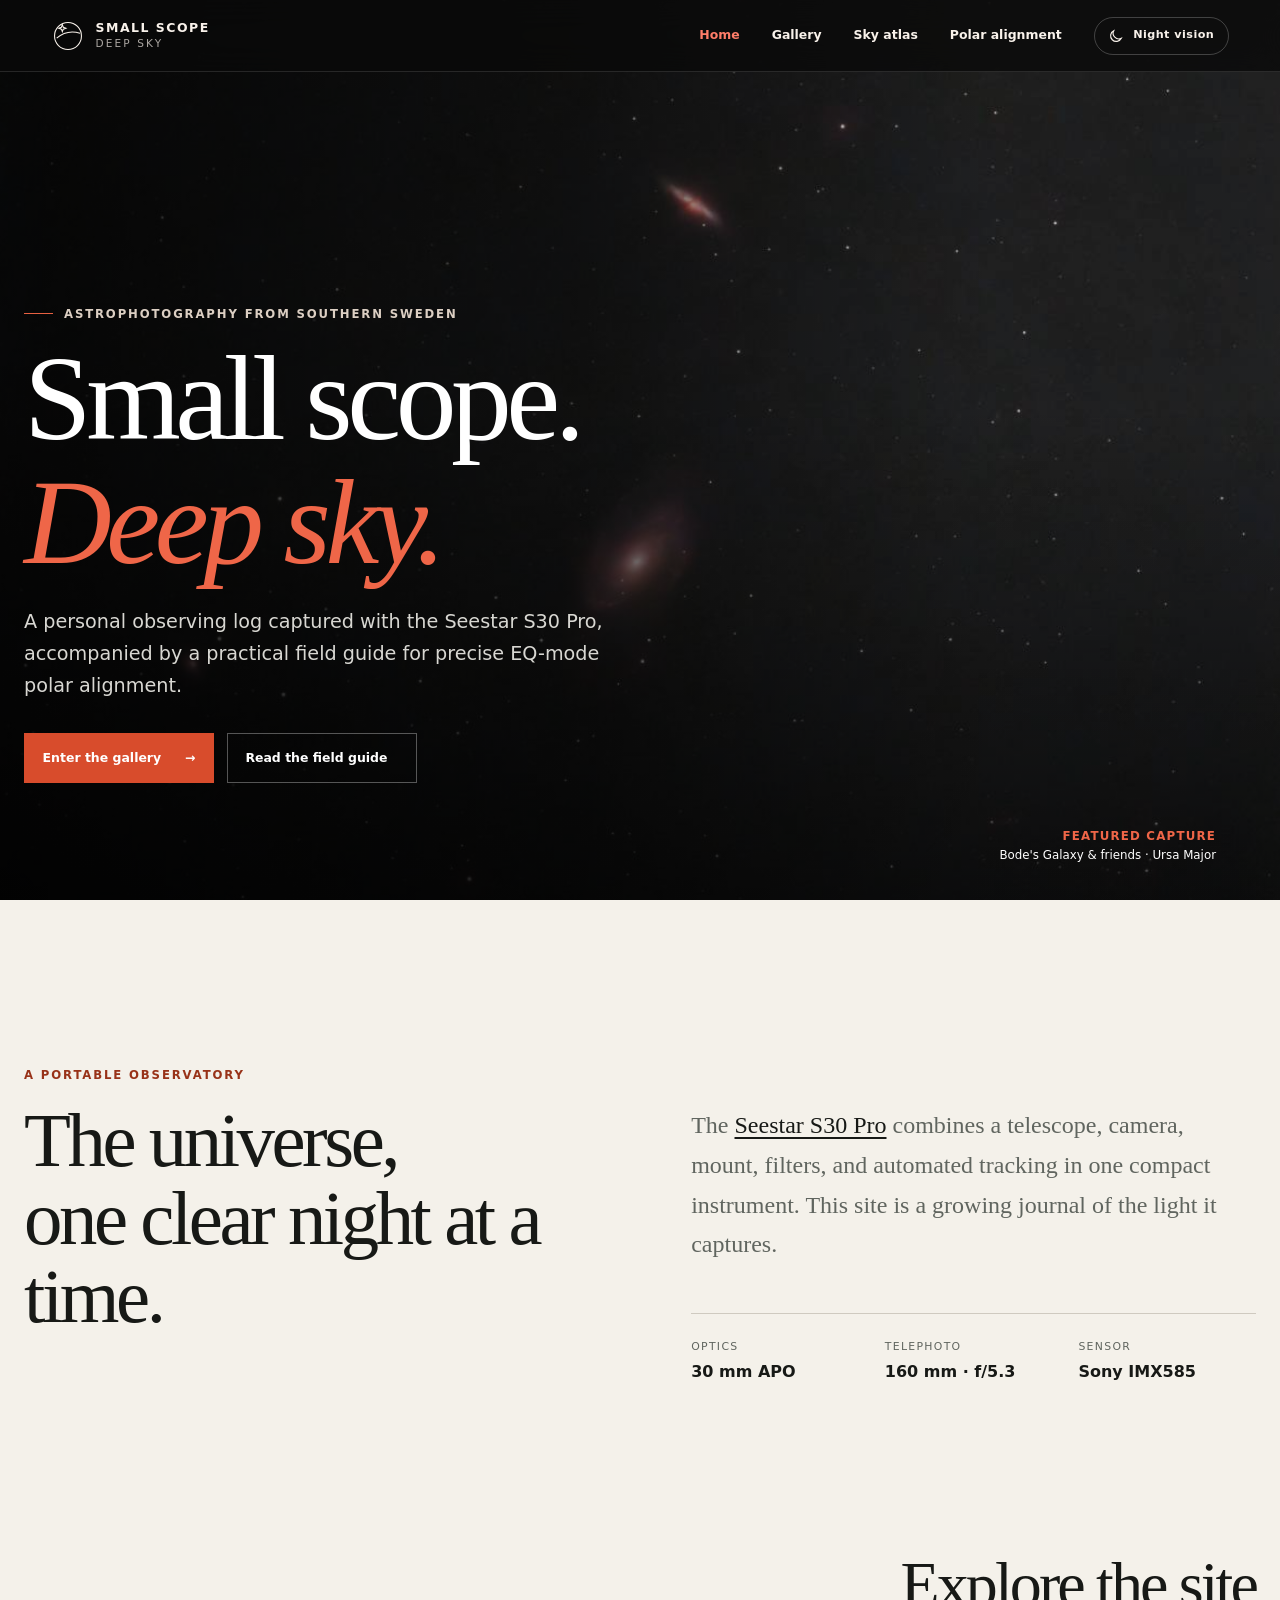
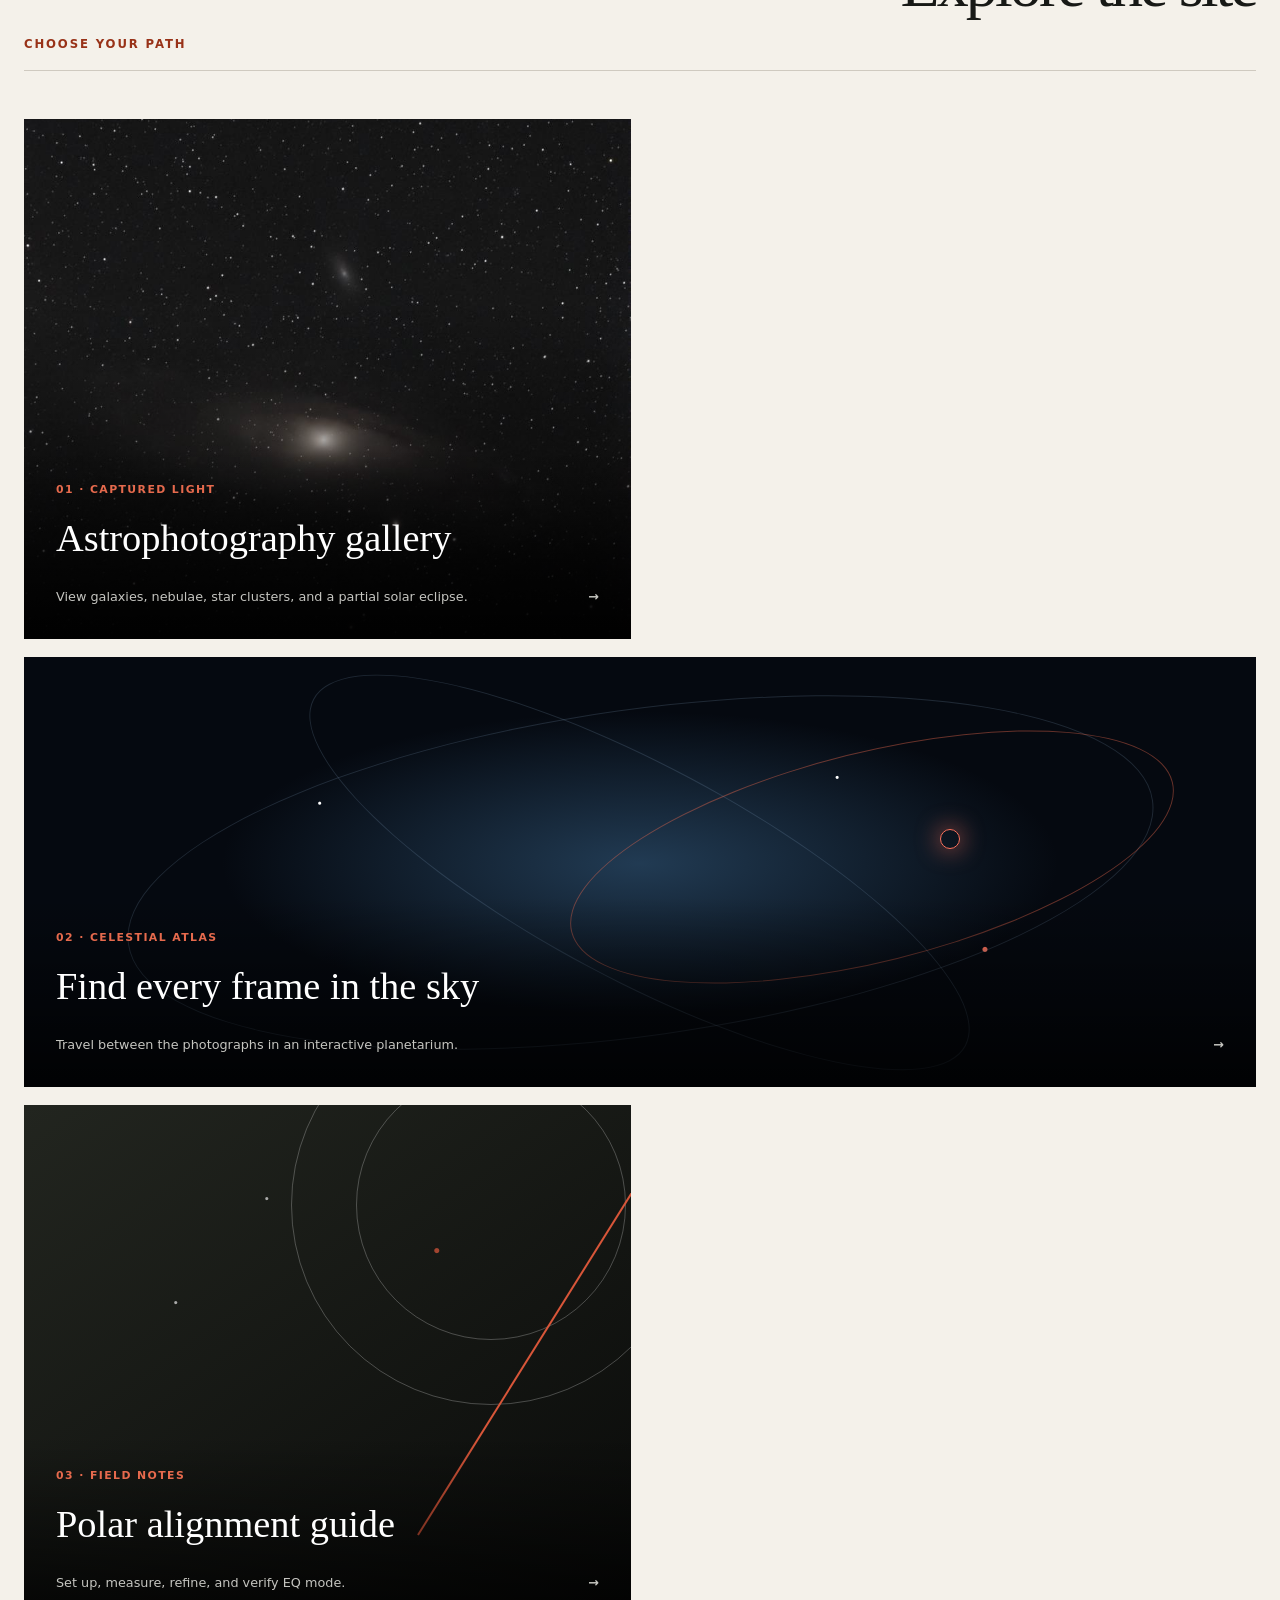
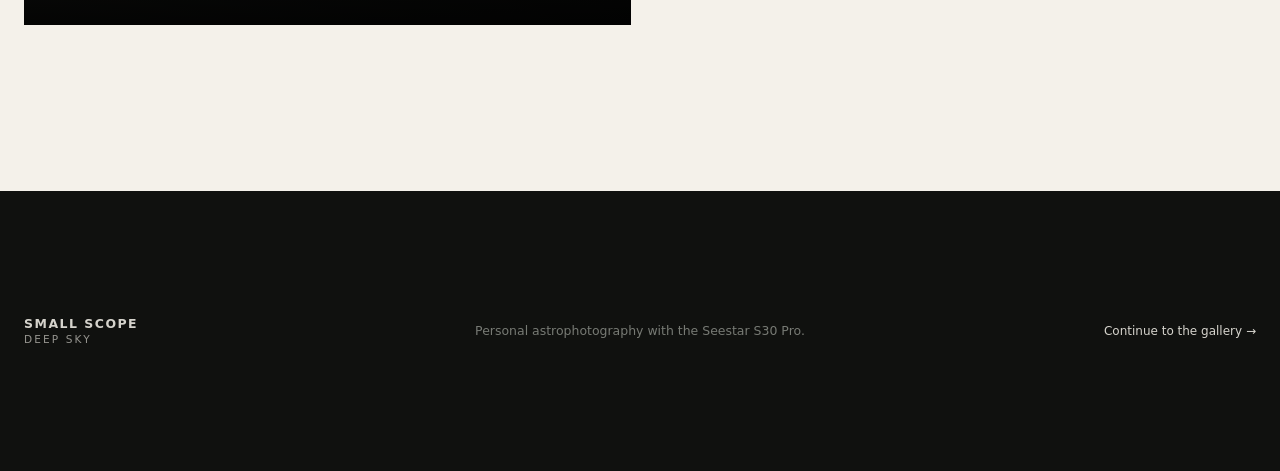
<file: index.html>
<!doctype html>
<html lang="en-US" data-theme="light">
<head>
  <meta charset="utf-8">
  <meta name="viewport" content="width=device-width, initial-scale=1">
  <meta name="description" content="A personal Seestar S30 Pro astrophotography site from southern Sweden.">
  <meta name="theme-color" content="#f4f1ea">
  <title>Small Scope, Deep Sky — Seestar S30 Pro</title>
  <link rel="icon" href="data:image/svg+xml,%3Csvg xmlns='http://www.w3.org/2000/svg' viewBox='0 0 64 64'%3E%3Crect width='64' height='64' rx='14' fill='%23070707'/%3E%3Ccircle cx='32' cy='34' r='20' fill='none' stroke='%23e45a4f' stroke-width='3'/%3E%3Cpath d='M13 37c12-10 27-14 40-8M23 10l2 6 6 2-6 2-2 6-2-6-6-2 6-2 2-6z' fill='none' stroke='%23e45a4f' stroke-width='2'/%3E%3C/svg%3E">
  <link rel="stylesheet" href="styles.css">
  <script>(()=>{const t=localStorage.getItem('seestar-theme');document.documentElement.dataset.theme=t==='night'?'night':'light'})();</script>
</head>
<body class="home-page">
  <a class="skip-link" href="#main">Skip to content</a>
  <header class="site-header">
    <a class="brand" href="index.html" aria-label="Small Scope, Deep Sky — home">
      <svg class="brand-mark" viewBox="0 0 48 48" aria-hidden="true"><circle cx="24" cy="24" r="19"></circle><path d="M8 27c8-7 20-11 33-7M16 8l1.3 3.7L21 13l-3.7 1.3L16 18l-1.3-3.7L11 13l3.7-1.3L16 8Z"></path></svg>
      <span><strong>Small Scope</strong><small>Deep Sky</small></span>
    </a>
    <nav class="desktop-nav" aria-label="Primary navigation">
      <a class="active" href="index.html" aria-current="page">Home</a>
      <a href="gallery.html">Gallery</a>
      <a href="planetarium.html">Sky atlas</a>
      <a href="polar-alignment.html">Polar alignment</a>
    </nav>
    <div class="header-actions">
      <button class="theme-toggle" type="button" aria-label="Switch to night vision theme" aria-pressed="false">
        <svg class="sun-icon" viewBox="0 0 24 24" aria-hidden="true"><circle cx="12" cy="12" r="3.5"></circle><path d="M12 2v2M12 20v2M4.93 4.93l1.42 1.42M17.65 17.65l1.42 1.42M2 12h2M20 12h2M4.93 19.07l1.42-1.42M17.65 6.35l1.42-1.42"></path></svg>
        <svg class="night-icon" viewBox="0 0 24 24" aria-hidden="true"><path d="M20 15.4A8.5 8.5 0 0 1 8.6 4 8.5 8.5 0 1 0 20 15.4Z"></path></svg>
        <span class="theme-label">Night vision</span>
      </button>
      <button class="menu-toggle" type="button" aria-label="Open navigation" aria-expanded="false" aria-controls="mobile-nav"><span></span><span></span></button>
    </div>
  </header>
  <nav class="mobile-nav" id="mobile-nav" aria-label="Mobile navigation" hidden>
    <a class="active" href="index.html" aria-current="page">Home</a>
    <a href="gallery.html">Gallery</a>
    <a href="planetarium.html">Sky atlas</a>
    <a href="polar-alignment.html">Polar alignment</a>
  </nav>
  <main id="main">
    <section class="hero" aria-labelledby="hero-title">
      <div class="hero-image" role="img" aria-label="Bode's Galaxy, the Cigar Galaxy, and nearby galaxies in a star field"></div>
      <div class="hero-shade"></div>
      <div class="hero-content">
        <p class="eyebrow">Astrophotography from southern Sweden</p>
        <h1 id="hero-title">Small scope.<br><em>Deep sky.</em></h1>
        <p class="hero-intro">A personal observing log captured with the Seestar S30 Pro, accompanied by a practical field guide for precise EQ-mode polar alignment.</p>
        <div class="hero-cta">
          <a class="button primary" href="gallery.html">Enter the gallery <span aria-hidden="true">→</span></a>
          <a class="button ghost" href="polar-alignment.html">Read the field guide</a>
        </div>
      </div>
      <div class="hero-caption"><span>Featured capture</span> Bode's Galaxy &amp; friends · Ursa Major</div>
    </section>
    <section class="intro section-wrap" aria-label="About this site">
      <div><p class="section-kicker">A portable observatory</p><h2>The universe,<br>one clear night at a time.</h2></div>
      <div class="intro-copy">
        <p>The <a href="https://www.seestar.com/products/seestar-s30-pro" target="_blank" rel="noopener">Seestar S30 Pro</a> combines a telescope, camera, mount, filters, and automated tracking in one compact instrument. This site is a growing journal of the light it captures.</p>
        <dl class="spec-row" aria-label="Selected telescope specifications">
          <div><dt>Optics</dt><dd>30 mm APO</dd></div><div><dt>Telephoto</dt><dd>160 mm · f/5.3</dd></div><div><dt>Sensor</dt><dd>Sony IMX585</dd></div>
        </dl>
      </div>
    </section>
    <section class="home-destinations section-wrap" aria-labelledby="explore-heading">
      <header><p class="section-kicker">Choose your path</p><h2 id="explore-heading">Explore the site</h2></header>
      <div class="destination-grid">
        <a class="destination-card gallery-destination" href="gallery.html">
          <span class="destination-image" aria-hidden="true"></span>
          <span class="destination-copy"><small>01 · Captured light</small><strong>Astrophotography gallery</strong><span>View galaxies, nebulae, star clusters, and a partial solar eclipse. <b>→</b></span></span>
        </a>
        <a class="destination-card atlas-destination" href="planetarium.html">
          <span class="destination-art atlas-art" aria-hidden="true"><i></i><i></i><i></i></span>
          <span class="destination-copy"><small>02 · Celestial atlas</small><strong>Find every frame in the sky</strong><span>Travel between the photographs in an interactive planetarium. <b>→</b></span></span>
        </a>
        <a class="destination-card guide-destination" href="polar-alignment.html">
          <span class="destination-art" aria-hidden="true"><i></i><i></i><i></i></span>
          <span class="destination-copy"><small>03 · Field notes</small><strong>Polar alignment guide</strong><span>Set up, measure, refine, and verify EQ mode. <b>→</b></span></span>
        </a>
      </div>
    </section>
  </main>
  <footer>
    <a class="brand footer-brand" href="index.html"><span><strong>Small Scope</strong><small>Deep Sky</small></span></a>
    <p>Personal astrophotography with the Seestar S30 Pro.</p>
    <a href="gallery.html">Continue to the gallery →</a>
  </footer>
  <script src="script.js"></script>
</body>
</html>
</file>
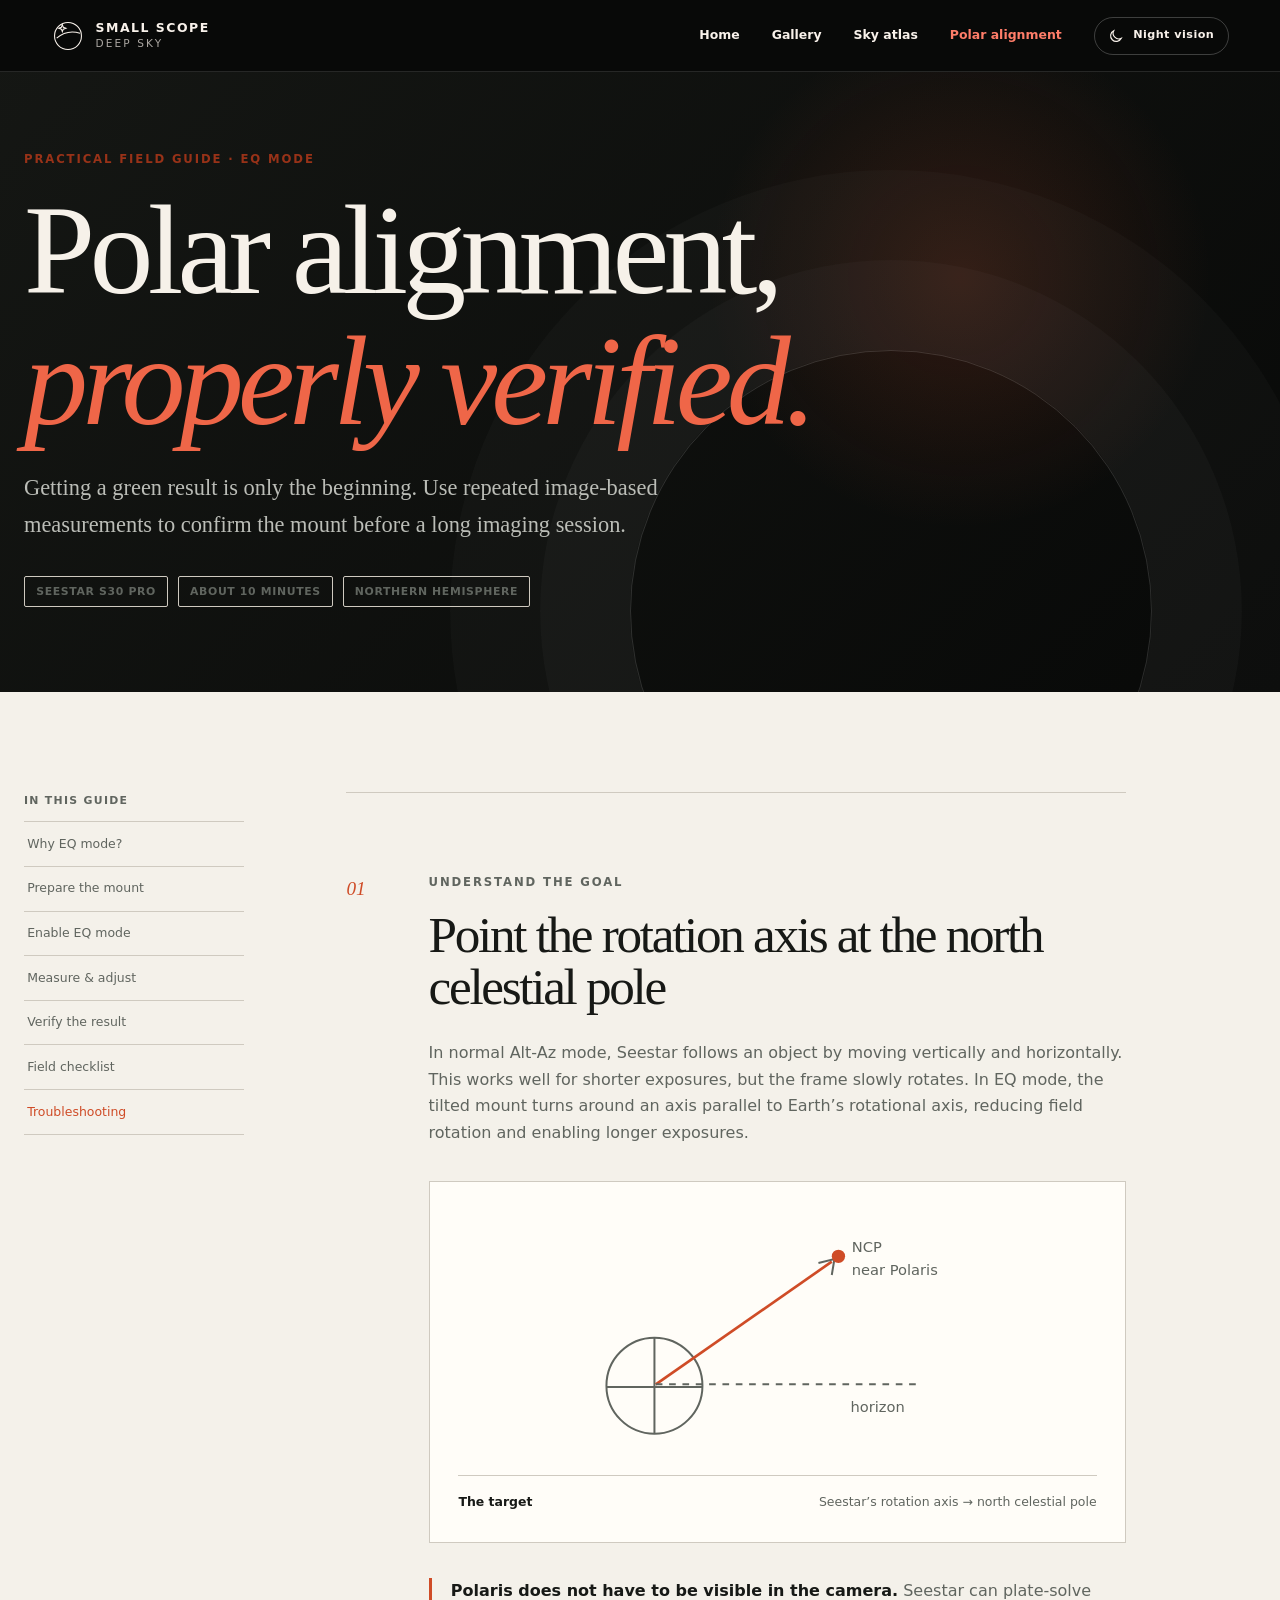
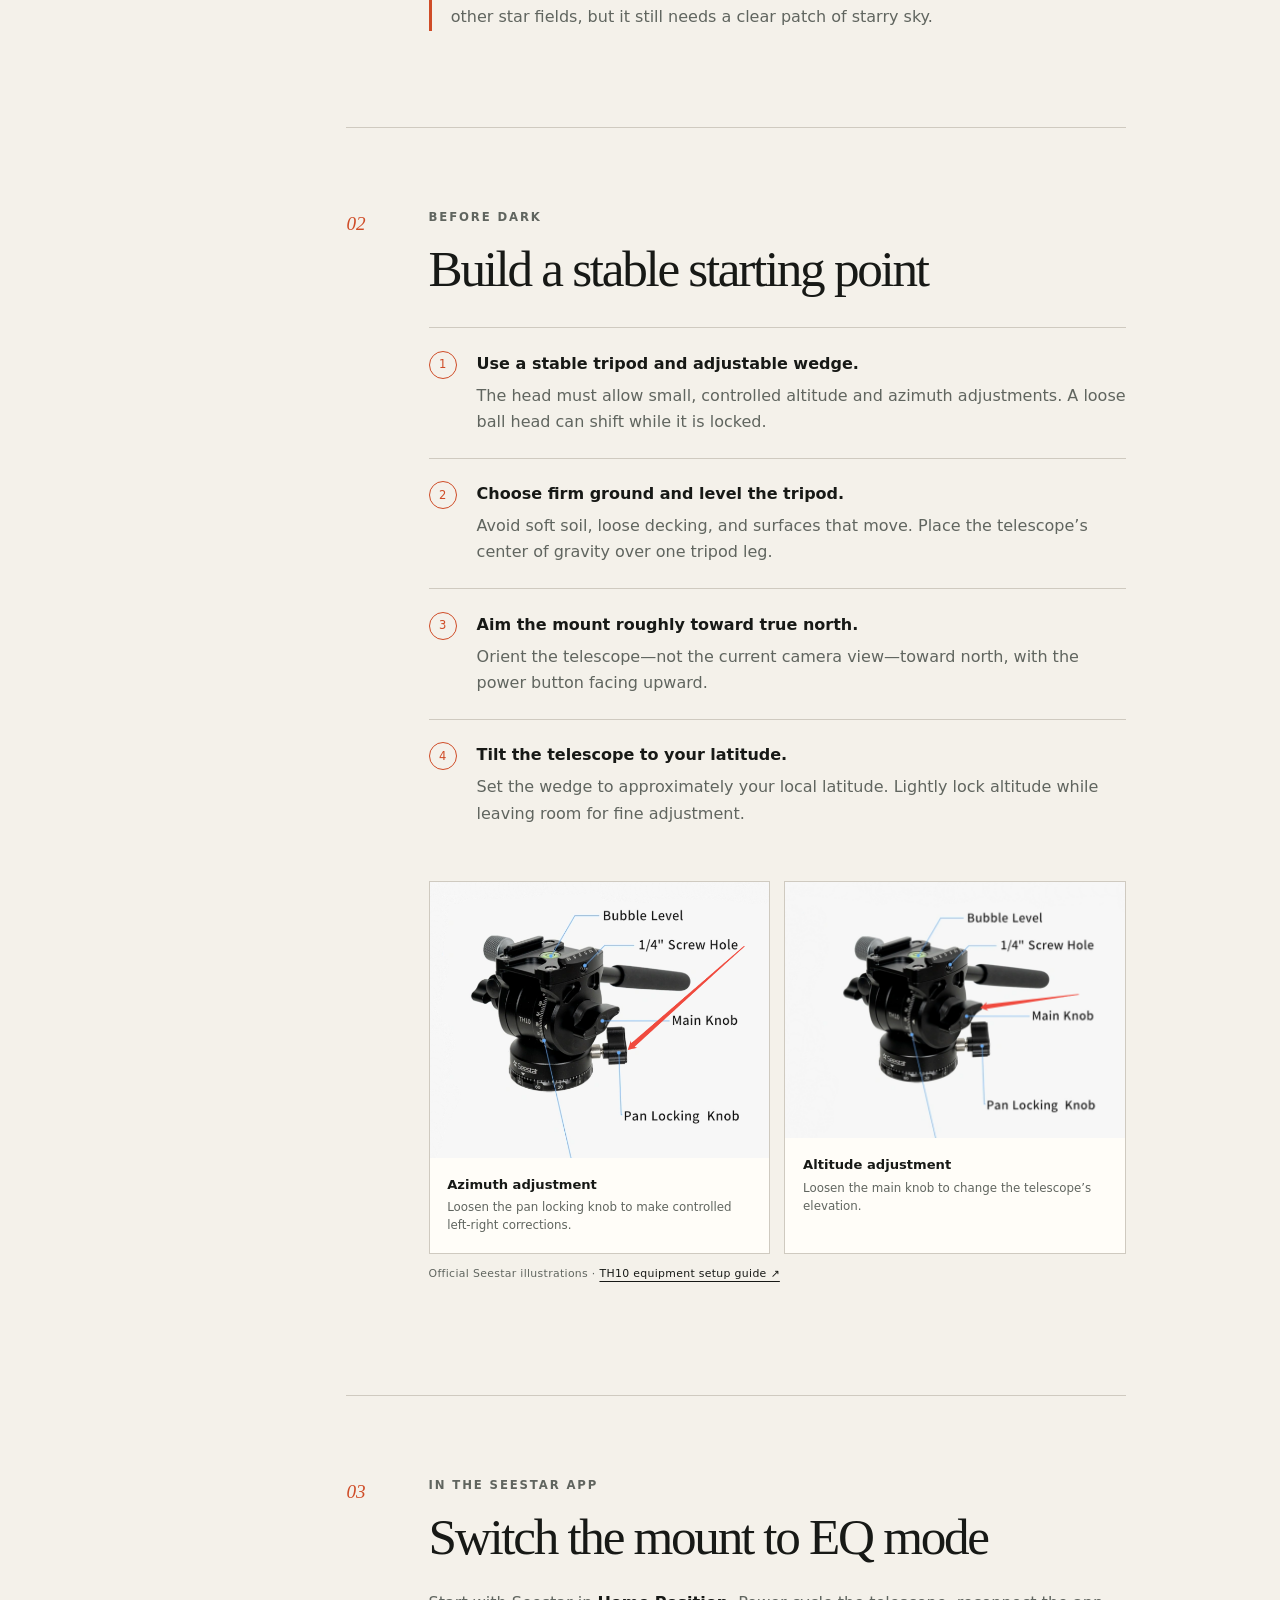
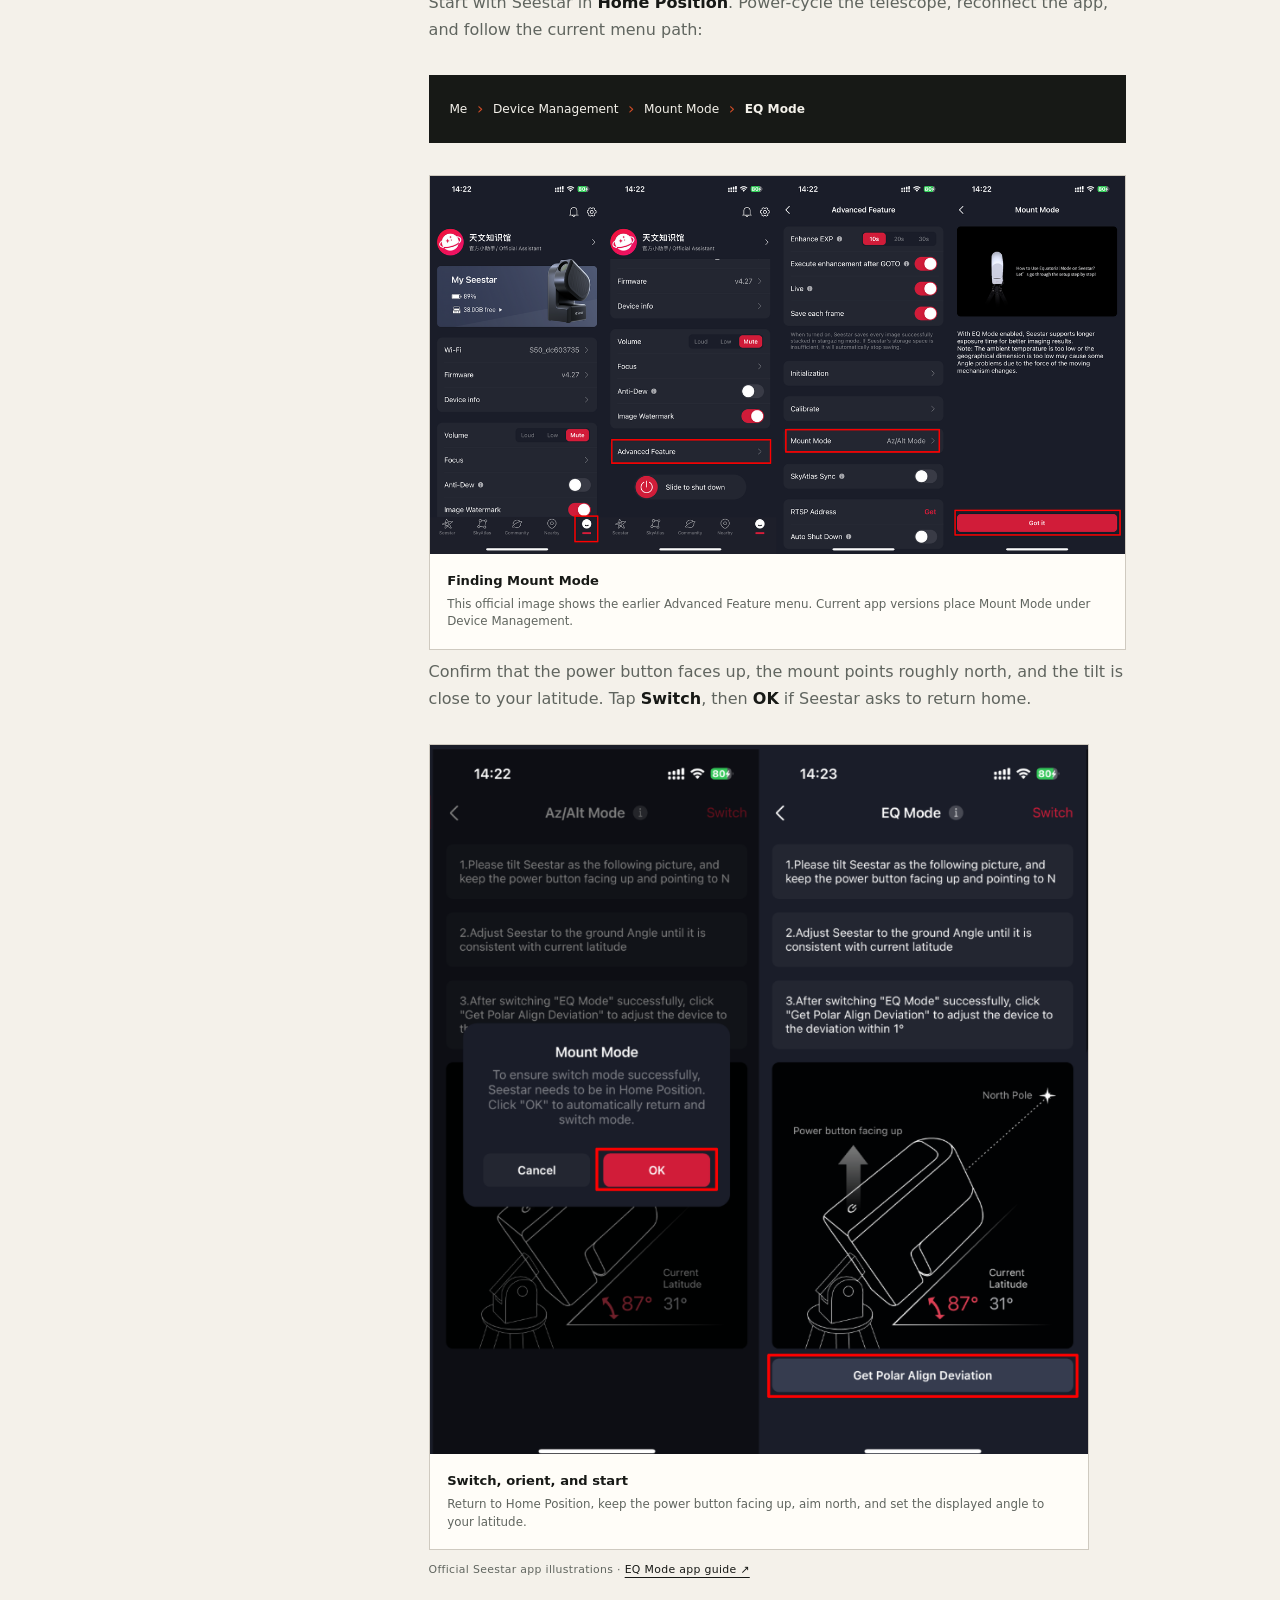
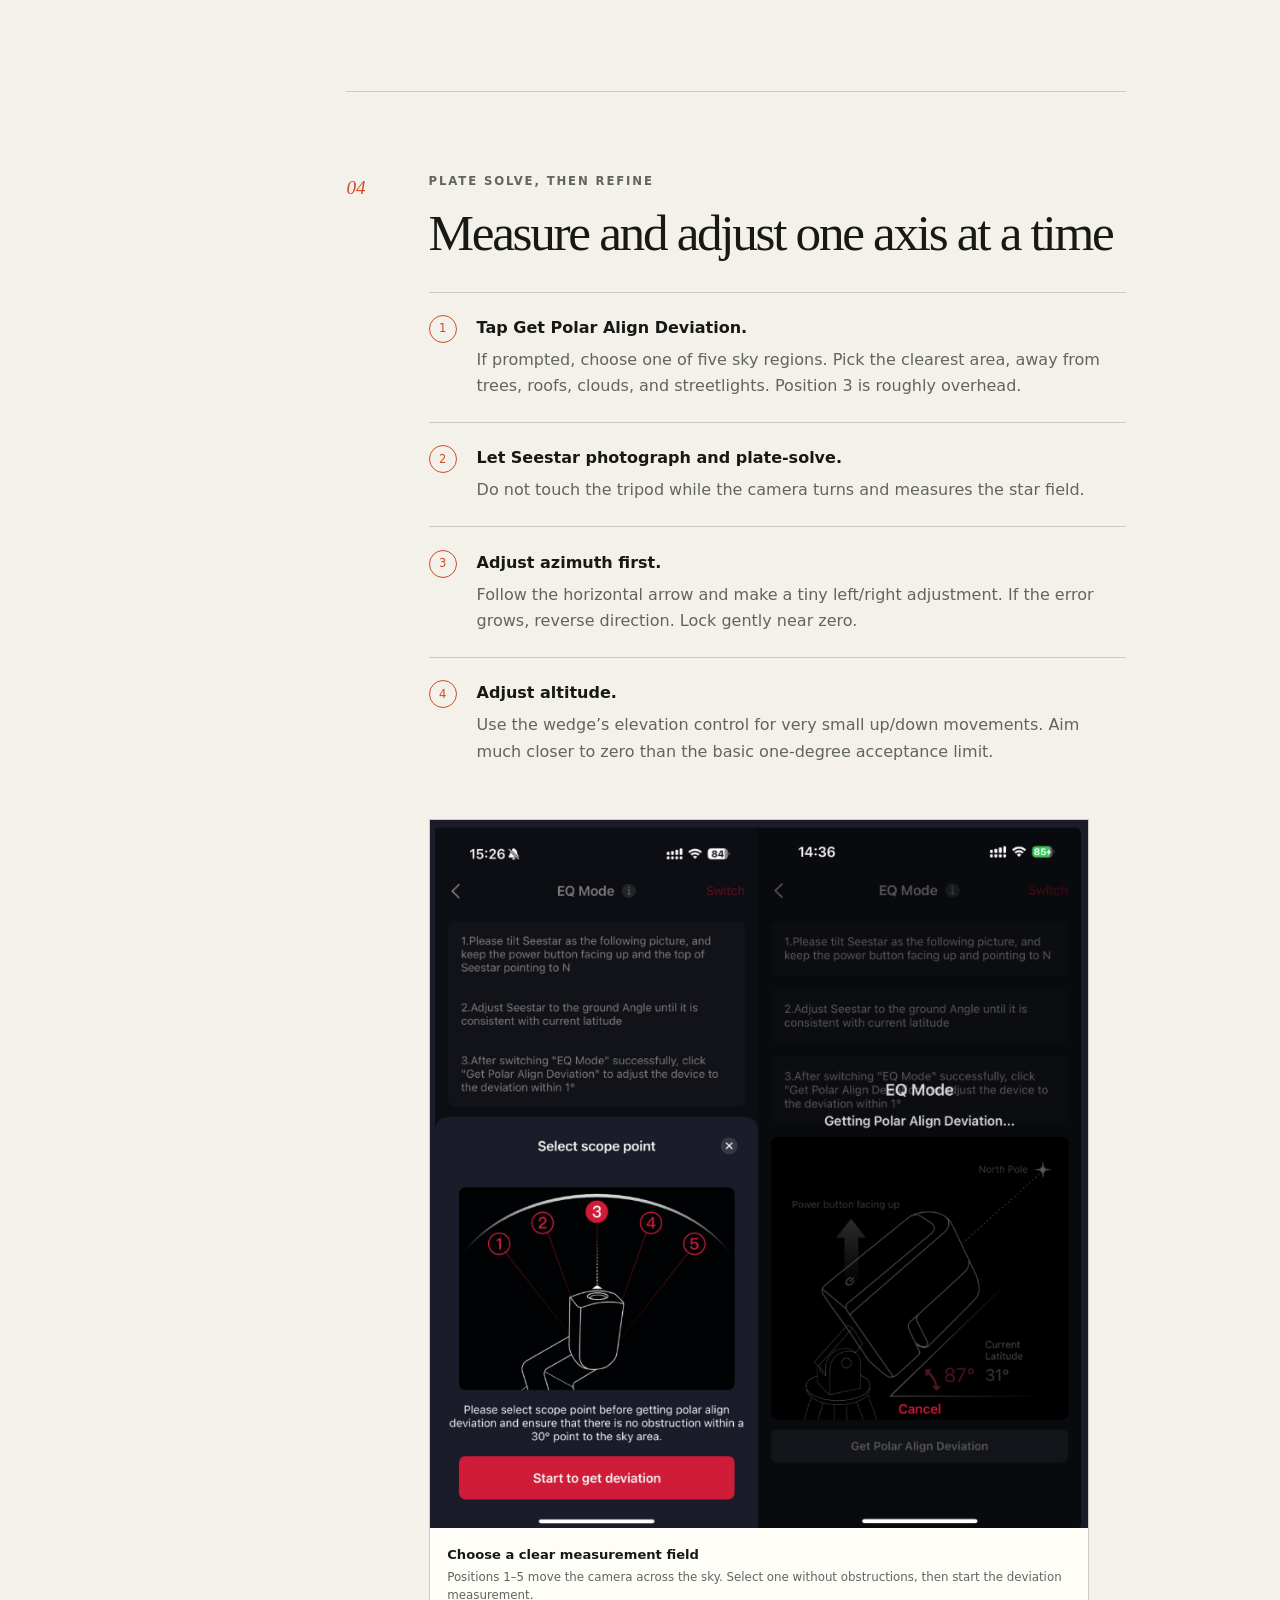
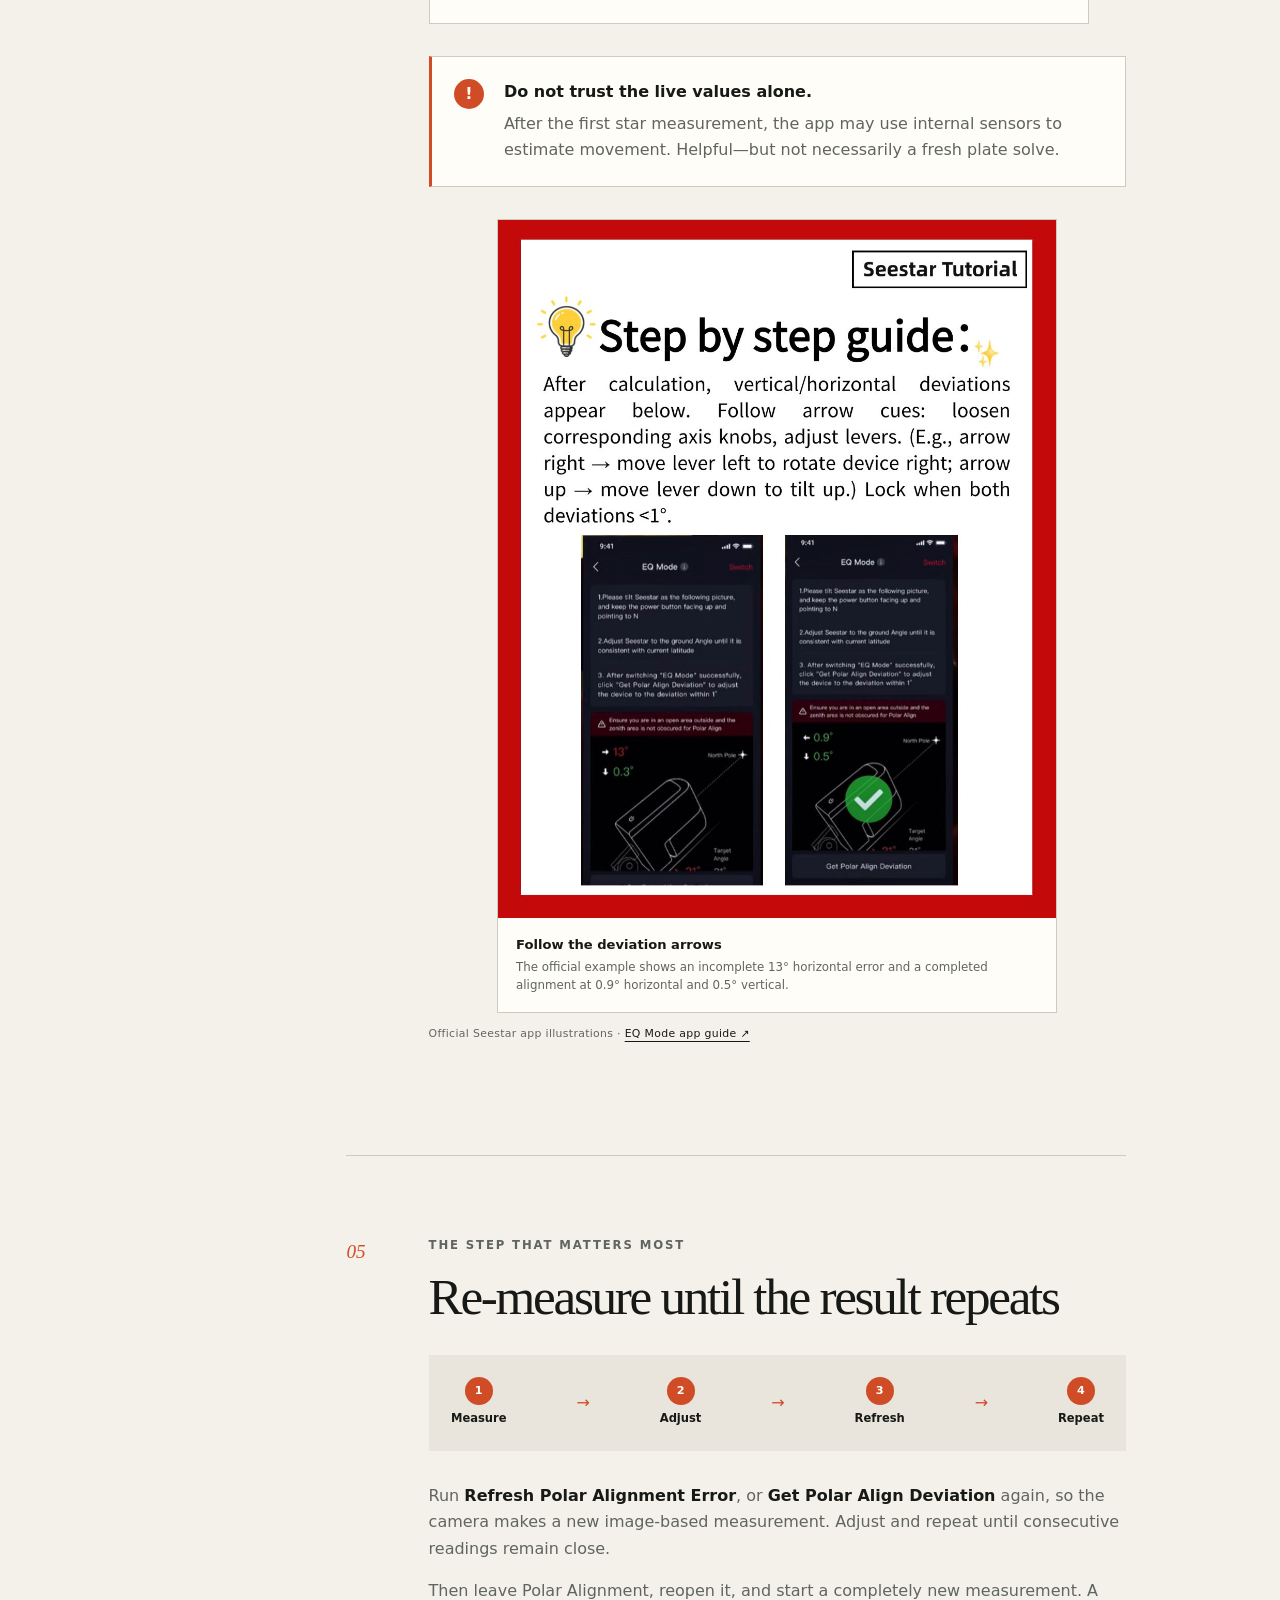
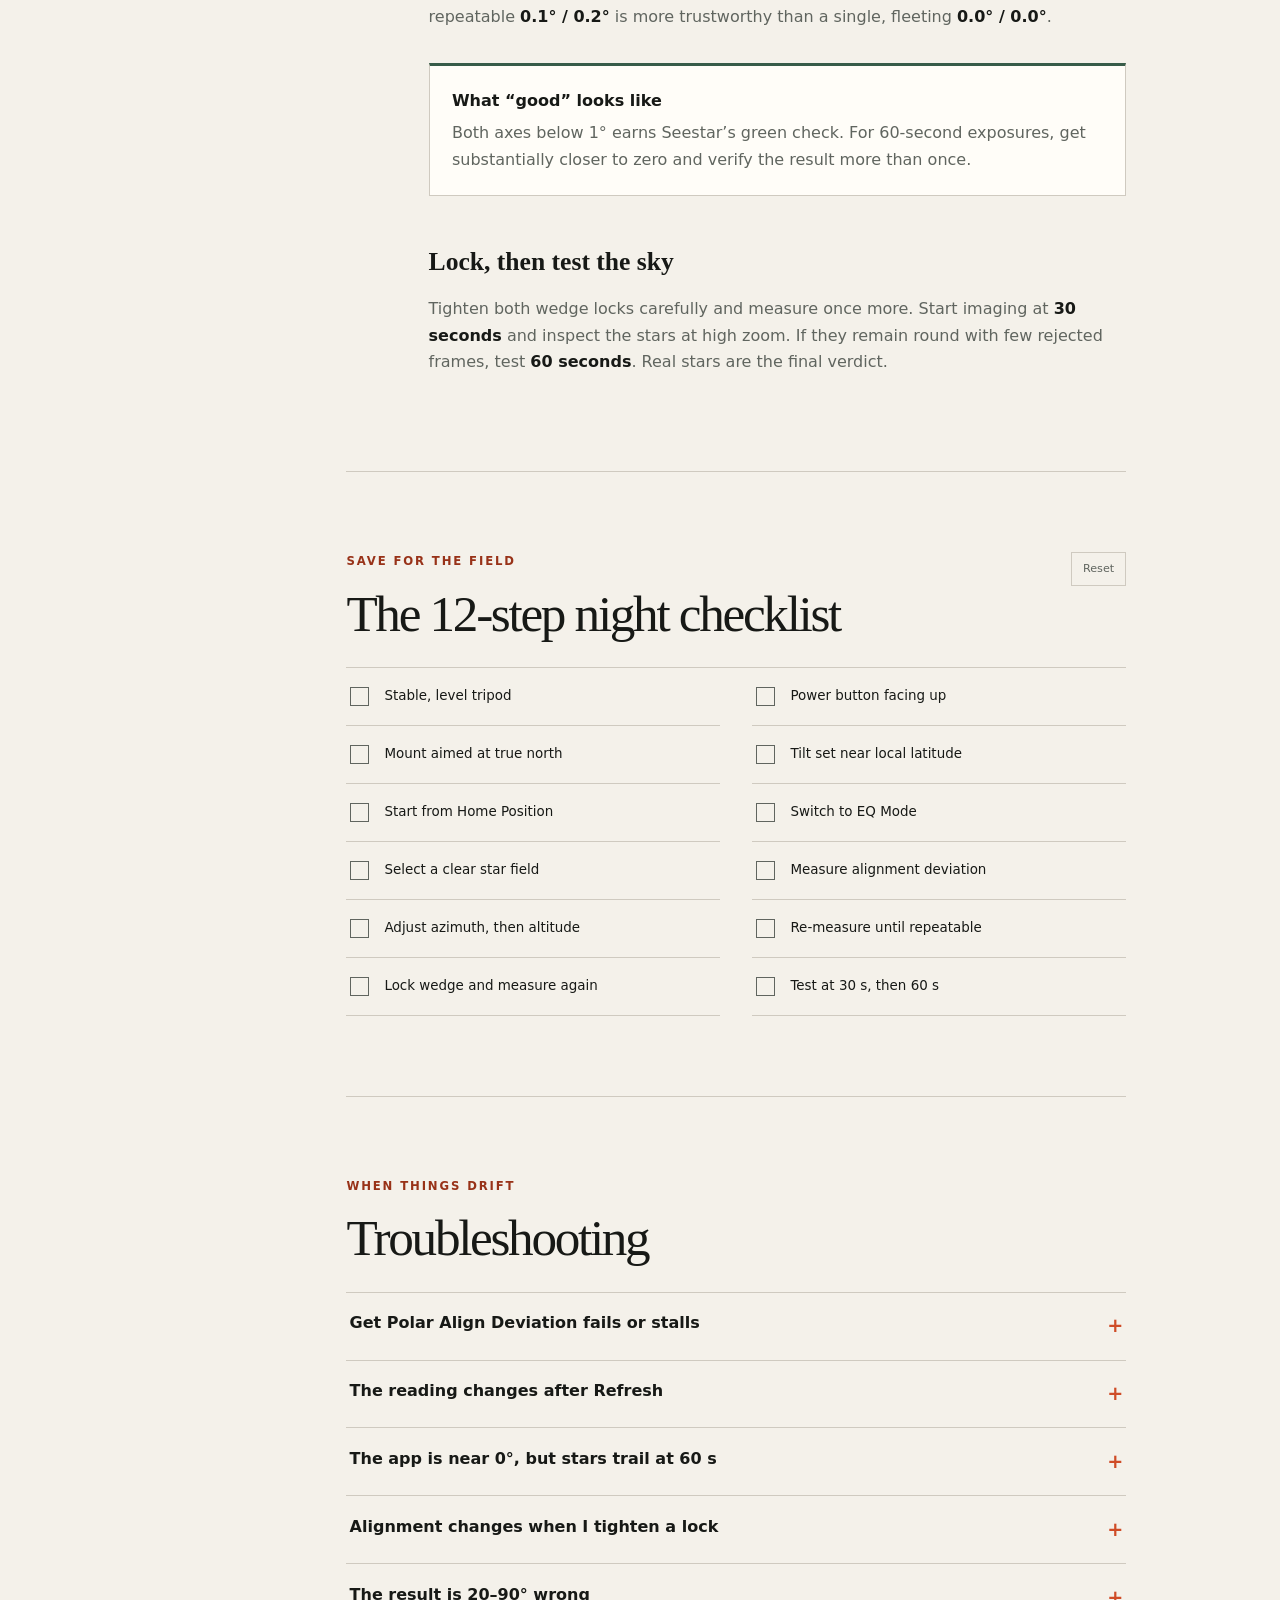
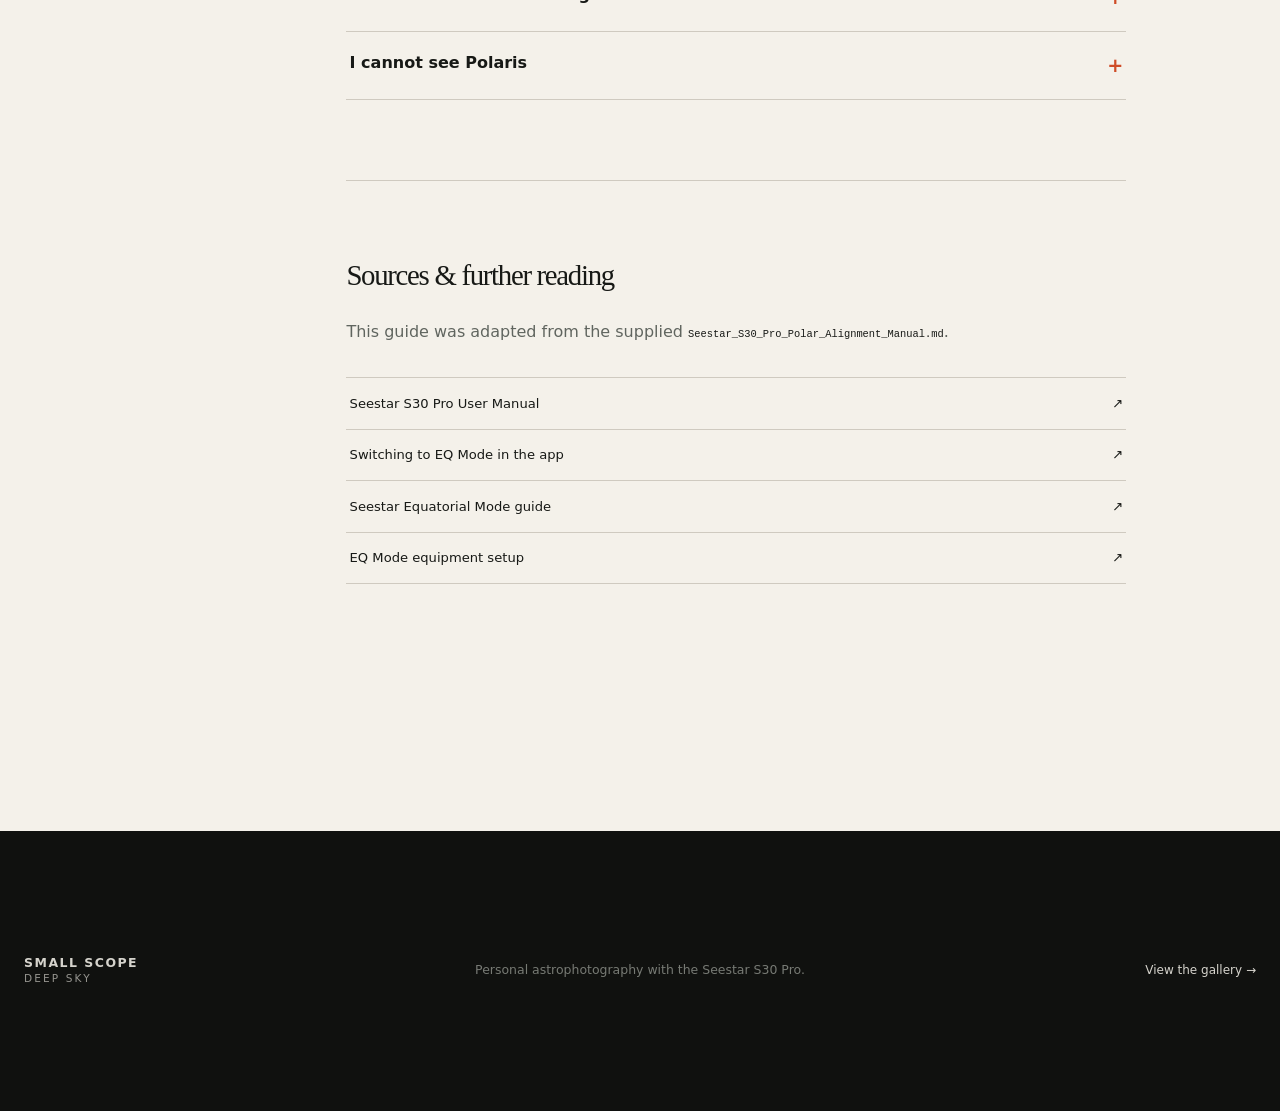
<file: polar-alignment.html>
<!doctype html>
<html lang="en-US" data-theme="light">
<head>
  <meta charset="utf-8"><meta name="viewport" content="width=device-width, initial-scale=1">
  <meta name="description" content="A practical Seestar S30 Pro polar alignment guide for EQ mode."><meta name="theme-color" content="#f4f1ea">
  <title>Polar Alignment Guide — Small Scope, Deep Sky</title>
  <link rel="icon" href="data:image/svg+xml,%3Csvg xmlns='http://www.w3.org/2000/svg' viewBox='0 0 64 64'%3E%3Crect width='64' height='64' rx='14' fill='%23070707'/%3E%3Ccircle cx='32' cy='34' r='20' fill='none' stroke='%23e45a4f' stroke-width='3'/%3E%3C/svg%3E">
  <link rel="stylesheet" href="styles.css"><script>(()=>{const t=localStorage.getItem('seestar-theme');document.documentElement.dataset.theme=t==='night'?'night':'light'})();</script>
</head>
<body class="inner-page guide-page">
  <a class="skip-link" href="#main">Skip to content</a>
  <header class="site-header">
    <a class="brand" href="index.html" aria-label="Small Scope, Deep Sky — home"><svg class="brand-mark" viewBox="0 0 48 48" aria-hidden="true"><circle cx="24" cy="24" r="19"></circle><path d="M8 27c8-7 20-11 33-7M16 8l1.3 3.7L21 13l-3.7 1.3L16 18l-1.3-3.7L11 13l3.7-1.3L16 8Z"></path></svg><span><strong>Small Scope</strong><small>Deep Sky</small></span></a>
    <nav class="desktop-nav" aria-label="Primary navigation"><a href="index.html">Home</a><a href="gallery.html">Gallery</a><a href="planetarium.html">Sky atlas</a><a class="active" href="polar-alignment.html" aria-current="page">Polar alignment</a></nav>
    <div class="header-actions"><button class="theme-toggle" type="button" aria-label="Switch to night vision theme" aria-pressed="false"><svg class="sun-icon" viewBox="0 0 24 24" aria-hidden="true"><circle cx="12" cy="12" r="3.5"></circle><path d="M12 2v2M12 20v2M4.93 4.93l1.42 1.42M17.65 17.65l1.42 1.42M2 12h2M20 12h2M4.93 19.07l1.42-1.42M17.65 6.35l1.42-1.42"></path></svg><svg class="night-icon" viewBox="0 0 24 24" aria-hidden="true"><path d="M20 15.4A8.5 8.5 0 0 1 8.6 4 8.5 8.5 0 1 0 20 15.4Z"></path></svg><span class="theme-label">Night vision</span></button><button class="menu-toggle" type="button" aria-label="Open navigation" aria-expanded="false" aria-controls="mobile-nav"><span></span><span></span></button></div>
  </header>
  <nav class="mobile-nav" id="mobile-nav" aria-label="Mobile navigation" hidden><a href="index.html">Home</a><a href="gallery.html">Gallery</a><a href="planetarium.html">Sky atlas</a><a class="active" href="polar-alignment.html" aria-current="page">Polar alignment</a></nav>

  <main id="main">
    <header class="page-hero guide-page-hero">
      <div class="section-wrap"><p class="section-kicker">Practical field guide · EQ mode</p><h1>Polar alignment,<br><em>properly verified.</em></h1><p>Getting a green result is only the beginning. Use repeated image-based measurements to confirm the mount before a long imaging session.</p><div class="guide-meta"><span>Seestar S30 Pro</span><span>About 10 minutes</span><span>Northern Hemisphere</span></div></div>
    </header>
    <div class="guide-shell">
      <aside class="guide-nav" aria-label="Guide sections"><p>In this guide</p><ol><li><a href="#why-eq">Why EQ mode?</a></li><li><a href="#prepare">Prepare the mount</a></li><li><a href="#enable">Enable EQ mode</a></li><li><a href="#measure">Measure &amp; adjust</a></li><li><a href="#verify">Verify the result</a></li><li><a href="#field-checklist">Field checklist</a></li><li><a href="#troubleshooting">Troubleshooting</a></li></ol></aside>
      <article class="guide-content">
        <section class="guide-section" id="why-eq"><span class="step-number">01</span><div><p class="overline">Understand the goal</p><h3>Point the rotation axis at the north celestial pole</h3><p>In normal Alt-Az mode, Seestar follows an object by moving vertically and horizontally. This works well for shorter exposures, but the frame slowly rotates. In EQ mode, the tilted mount turns around an axis parallel to Earth’s rotational axis, reducing field rotation and enabling longer exposures.</p><div class="concept-card" aria-label="Polar alignment concept"><svg viewBox="0 0 360 180" role="img" aria-label="A telescope axis pointing toward the north celestial pole"><circle cx="88" cy="131" r="36"></circle><path d="M52 132h72M88 95v72"></path><path class="axis" d="M89 130 221 38"></path><path class="dash" d="M89 130 286 130"></path><path d="m211 39 12-3-2 12"></path><circle class="pole" cx="226" cy="34" r="5"></circle><text x="236" y="31">NCP</text><text x="236" y="48">near Polaris</text><text x="235" y="151">horizon</text></svg><p><strong>The target</strong><span>Seestar’s rotation axis → north celestial pole</span></p></div><p class="note"><strong>Polaris does not have to be visible in the camera.</strong> Seestar can plate-solve other star fields, but it still needs a clear patch of starry sky.</p></div></section>

        <section class="guide-section" id="prepare"><span class="step-number">02</span><div><p class="overline">Before dark</p><h3>Build a stable starting point</h3><ol class="instruction-list"><li><span>1</span><div><strong>Use a stable tripod and adjustable wedge.</strong><p>The head must allow small, controlled altitude and azimuth adjustments. A loose ball head can shift while it is locked.</p></div></li><li><span>2</span><div><strong>Choose firm ground and level the tripod.</strong><p>Avoid soft soil, loose decking, and surfaces that move. Place the telescope’s center of gravity over one tripod leg.</p></div></li><li><span>3</span><div><strong>Aim the mount roughly toward true north.</strong><p>Orient the telescope—not the current camera view—toward north, with the power button facing upward.</p></div></li><li><span>4</span><div><strong>Tilt the telescope to your latitude.</strong><p>Set the wedge to approximately your local latitude. Lightly lock altitude while leaving room for fine adjustment.</p></div></li></ol><div class="guide-figure-grid"><figure class="guide-figure"><a href="images/seestar-guide/th10-azimuth.png" target="_blank"><img src="images/seestar-guide/th10-azimuth.png" alt="Official Seestar diagram showing the TH10 pan locking knob used for azimuth adjustment" width="644" height="522" loading="lazy"></a><figcaption><strong>Azimuth adjustment</strong><span>Loosen the pan locking knob to make controlled left-right corrections.</span></figcaption></figure><figure class="guide-figure"><a href="images/seestar-guide/th10-altitude.png" target="_blank"><img src="images/seestar-guide/th10-altitude.png" alt="Official Seestar diagram showing the TH10 main knob used for altitude adjustment" width="688" height="518" loading="lazy"></a><figcaption><strong>Altitude adjustment</strong><span>Loosen the main knob to change the telescope’s elevation.</span></figcaption></figure></div><p class="image-credit">Official Seestar illustrations · <a href="https://www.seestar.com/blogs/tutorial/how-to-switch-to-eq-mode-equipment-setup-guide" target="_blank" rel="noopener">TH10 equipment setup guide ↗</a></p></div></section>

        <section class="guide-section" id="enable"><span class="step-number">03</span><div><p class="overline">In the Seestar app</p><h3>Switch the mount to EQ mode</h3><p>Start with Seestar in <strong>Home Position</strong>. Power-cycle the telescope, reconnect the app, and follow the current menu path:</p><div class="app-path" aria-label="App menu path"><span>Me</span><i>›</i><span>Device Management</span><i>›</i><span>Mount Mode</span><i>›</i><strong>EQ Mode</strong></div><figure class="guide-figure guide-figure-wide"><a href="images/seestar-guide/eq-mode-app.png" target="_blank"><img src="images/seestar-guide/eq-mode-app.png" alt="Official Seestar app screens showing the path from the Me page to Mount Mode" width="1280" height="695" loading="lazy"></a><figcaption><strong>Finding Mount Mode</strong><span>This official image shows the earlier Advanced Feature menu. Current app versions place Mount Mode under Device Management.</span></figcaption></figure><p>Confirm that the power button faces up, the mount points roughly north, and the tilt is close to your latitude. Tap <strong>Switch</strong>, then <strong>OK</strong> if Seestar asks to return home.</p><figure class="guide-figure guide-figure-phone"><a href="images/seestar-guide/polar-alignment-start.png" target="_blank"><img src="images/seestar-guide/polar-alignment-start.png" alt="Official Seestar app screens showing Home Position confirmation, telescope orientation, latitude angle, and the Get Polar Align Deviation button" width="761" height="820" loading="lazy"></a><figcaption><strong>Switch, orient, and start</strong><span>Return to Home Position, keep the power button facing up, aim north, and set the displayed angle to your latitude.</span></figcaption></figure><p class="image-credit">Official Seestar app illustrations · <a href="https://us.seestar.com/blogs/tutorial/how-to-switch-to-eq-mode-on-seestar-app" target="_blank" rel="noopener">EQ Mode app guide ↗</a></p></div></section>

        <section class="guide-section" id="measure"><span class="step-number">04</span><div><p class="overline">Plate solve, then refine</p><h3>Measure and adjust one axis at a time</h3><ol class="instruction-list"><li><span>1</span><div><strong>Tap Get Polar Align Deviation.</strong><p>If prompted, choose one of five sky regions. Pick the clearest area, away from trees, roofs, clouds, and streetlights. Position 3 is roughly overhead.</p></div></li><li><span>2</span><div><strong>Let Seestar photograph and plate-solve.</strong><p>Do not touch the tripod while the camera turns and measures the star field.</p></div></li><li><span>3</span><div><strong>Adjust azimuth first.</strong><p>Follow the horizontal arrow and make a tiny left/right adjustment. If the error grows, reverse direction. Lock gently near zero.</p></div></li><li><span>4</span><div><strong>Adjust altitude.</strong><p>Use the wedge’s elevation control for very small up/down movements. Aim much closer to zero than the basic one-degree acceptance limit.</p></div></li></ol><figure class="guide-figure guide-figure-phone"><a href="images/seestar-guide/polar-alignment-adjust.png" target="_blank"><img src="images/seestar-guide/polar-alignment-adjust.png" alt="Official Seestar app screens showing five selectable sky positions and the plate-solving measurement in progress" width="771" height="829" loading="lazy"></a><figcaption><strong>Choose a clear measurement field</strong><span>Positions 1–5 move the camera across the sky. Select one without obstructions, then start the deviation measurement.</span></figcaption></figure><div class="warning-card"><span aria-hidden="true">!</span><div><strong>Do not trust the live values alone.</strong><p>After the first star measurement, the app may use internal sensors to estimate movement. Helpful—but not necessarily a fresh plate solve.</p></div></div><figure class="guide-figure guide-figure-poster"><a href="images/seestar-guide/eq-exposure-guide.jpg" target="_blank"><img src="images/seestar-guide/eq-exposure-guide.jpg" alt="Official Seestar tutorial comparing a large polar alignment error with a completed result below one degree on both axes" width="1080" height="1350" loading="lazy"></a><figcaption><strong>Follow the deviation arrows</strong><span>The official example shows an incomplete 13° horizontal error and a completed alignment at 0.9° horizontal and 0.5° vertical.</span></figcaption></figure><p class="image-credit">Official Seestar app illustrations · <a href="https://us.seestar.com/blogs/tutorial/how-to-switch-to-eq-mode-on-seestar-app" target="_blank" rel="noopener">EQ Mode app guide ↗</a></p></div></section>

        <section class="guide-section" id="verify"><span class="step-number">05</span><div><p class="overline">The step that matters most</p><h3>Re-measure until the result repeats</h3><div class="process" aria-label="Recommended verification sequence"><div><b>1</b><span>Measure</span></div><i>→</i><div><b>2</b><span>Adjust</span></div><i>→</i><div><b>3</b><span>Refresh</span></div><i>→</i><div><b>4</b><span>Repeat</span></div></div><p>Run <strong>Refresh Polar Alignment Error</strong>, or <strong>Get Polar Align Deviation</strong> again, so the camera makes a new image-based measurement. Adjust and repeat until consecutive readings remain close.</p><p>Then leave Polar Alignment, reopen it, and start a completely new measurement. A repeatable <strong>0.1° / 0.2°</strong> is more trustworthy than a single, fleeting <strong>0.0° / 0.0°</strong>.</p><div class="success-card"><strong>What “good” looks like</strong><p>Both axes below 1° earns Seestar’s green check. For 60-second exposures, get substantially closer to zero and verify the result more than once.</p></div><h4>Lock, then test the sky</h4><p>Tighten both wedge locks carefully and measure once more. Start imaging at <strong>30 seconds</strong> and inspect the stars at high zoom. If they remain round with few rejected frames, test <strong>60 seconds</strong>. Real stars are the final verdict.</p></div></section>

        <section class="checklist-section" id="field-checklist" aria-labelledby="checklist-heading"><div class="checklist-heading"><p class="section-kicker">Save for the field</p><h3 id="checklist-heading">The 12-step night checklist</h3><button class="reset-checklist" type="button">Reset</button></div><div class="checklist" role="group" aria-label="Interactive polar alignment checklist"><label><input type="checkbox"><span>Stable, level tripod</span></label><label><input type="checkbox"><span>Power button facing up</span></label><label><input type="checkbox"><span>Mount aimed at true north</span></label><label><input type="checkbox"><span>Tilt set near local latitude</span></label><label><input type="checkbox"><span>Start from Home Position</span></label><label><input type="checkbox"><span>Switch to EQ Mode</span></label><label><input type="checkbox"><span>Select a clear star field</span></label><label><input type="checkbox"><span>Measure alignment deviation</span></label><label><input type="checkbox"><span>Adjust azimuth, then altitude</span></label><label><input type="checkbox"><span>Re-measure until repeatable</span></label><label><input type="checkbox"><span>Lock wedge and measure again</span></label><label><input type="checkbox"><span>Test at 30 s, then 60 s</span></label></div></section>

        <section class="troubleshooting" id="troubleshooting" aria-labelledby="trouble-heading"><p class="section-kicker">When things drift</p><h3 id="trouble-heading">Troubleshooting</h3><div class="accordion"><details><summary>Get Polar Align Deviation fails or stalls <span>+</span></summary><p>Choose another sky region and avoid clouds, haze, trees, buildings, and bright lights. Check focus in Stargazing mode and use autofocus if needed.</p></details><details><summary>The reading changes after Refresh <span>+</span></summary><p>The continuous sensor estimate was not exact, or the setup moved. Trust the new image-based measurement, make a small adjustment, and plate-solve again.</p></details><details><summary>The app is near 0°, but stars trail at 60 s <span>+</span></summary><p>Restart Polar Alignment and confirm the result repeats. Also check for wind, vibration, tripod movement, and rejected frames.</p></details><details><summary>Alignment changes when I tighten a lock <span>+</span></summary><p>The wedge is shifting under clamping force. Tighten slowly and run a new deviation measurement after the final lock.</p></details><details><summary>The result is 20–90° wrong <span>+</span></summary><p>Check the starting orientation, then run <strong>Me → Device Management → Sensor Calibration</strong> and verify compass and level calibration.</p></details><details><summary>I cannot see Polaris <span>+</span></summary><p>That is not necessarily a problem. Aim approximately north and select a clear region; Seestar plate-solves other stars to find the polar-axis error.</p></details></div></section>

        <section class="sources" aria-labelledby="sources-heading"><h3 id="sources-heading">Sources &amp; further reading</h3><p>This guide was adapted from the supplied <code>Seestar_S30_Pro_Polar_Alignment_Manual.md</code>.</p><ul><li><a href="https://i.seestar.com/owe__prod/static/manuals/Seestar%20S30%20Pro%20Manual.pdf" target="_blank" rel="noopener">Seestar S30 Pro User Manual <span>↗</span></a></li><li><a href="https://us.seestar.com/blogs/tutorial/how-to-switch-to-eq-mode-on-seestar-app" target="_blank" rel="noopener">Switching to EQ Mode in the app <span>↗</span></a></li><li><a href="https://us.seestar.com/blogs/tutorial/equatorial-mode" target="_blank" rel="noopener">Seestar Equatorial Mode guide <span>↗</span></a></li><li><a href="https://www.seestar.com/blogs/tutorial/how-to-switch-to-eq-mode-equipment-setup-guide" target="_blank" rel="noopener">EQ Mode equipment setup <span>↗</span></a></li></ul></section>
      </article>
    </div>
  </main>
  <footer><a class="brand footer-brand" href="index.html"><span><strong>Small Scope</strong><small>Deep Sky</small></span></a><p>Personal astrophotography with the Seestar S30 Pro.</p><a href="gallery.html">View the gallery →</a></footer>
  <script src="script.js"></script>
</body>
</html>
</file>
<file: styles.css>
:root {
  color-scheme: light;
  --bg: #f4f1ea;
  --surface: #fffdf8;
  --surface-2: #e9e5dc;
  --ink: #171916;
  --muted: #60655f;
  --line: #cfcac0;
  --accent: #cf4c27;
  --accent-dark: #983218;
  --green: #375c49;
  --shadow: 0 18px 50px rgba(29, 27, 20, .1);
  --max: 1240px;
  --reading: 780px;
}

[data-theme="night"] {
  color-scheme: dark;
  --bg: #000;
  --surface: #080000;
  --surface-2: #120000;
  --ink: #e45a4f;
  --muted: #a83c35;
  --line: #43100d;
  --accent: #ff4a3f;
  --accent-dark: #ff756b;
  --green: #d14d43;
  --shadow: none;
}

* { box-sizing: border-box; }
html { scroll-behavior: smooth; scroll-padding-top: 90px; }
body { margin: 0; background: var(--bg); color: var(--ink); font-family: Inter, ui-sans-serif, system-ui, -apple-system, BlinkMacSystemFont, "Segoe UI", sans-serif; line-height: 1.65; transition: background-color .25s ease, color .25s ease; }
button, input { font: inherit; }
a { color: inherit; text-underline-offset: 4px; }
img { display: block; max-width: 100%; }
::selection { color: var(--surface); background: var(--accent); }
.skip-link { position: fixed; z-index: 100; top: -100px; left: 1rem; padding: .7rem 1rem; background: var(--ink); color: var(--bg); }
.skip-link:focus { top: 1rem; }
.section-wrap { width: min(calc(100% - 48px), var(--max)); margin-inline: auto; }
.section-kicker, .overline { margin: 0 0 1rem; color: var(--accent-dark); font-size: .73rem; font-weight: 800; letter-spacing: .16em; text-transform: uppercase; }
h1, h2, h3, h4, p { margin-top: 0; }
h1, h2, h3 { line-height: 1.02; letter-spacing: -.045em; }
h2 { font-family: Georgia, "Times New Roman", serif; font-size: clamp(3rem, 6vw, 6rem); font-weight: 400; }
h2 em { color: var(--accent); font-weight: 400; }

.site-header { position: fixed; z-index: 40; top: 0; left: 0; width: 100%; height: 72px; display: flex; align-items: center; justify-content: space-between; padding: 0 clamp(20px, 4vw, 64px); color: #f9f2eb; background: rgba(9, 10, 9, .78); border-bottom: 1px solid rgba(255,255,255,.12); backdrop-filter: blur(16px); }
.brand { display: inline-flex; align-items: center; gap: .65rem; text-decoration: none; line-height: 1; }
.brand-mark { width: 34px; height: 34px; fill: none; stroke: currentColor; stroke-width: 1.5; }
.brand span { display: grid; gap: .2rem; }
.brand strong { font-size: .78rem; letter-spacing: .12em; text-transform: uppercase; }
.brand small { opacity: .68; font-size: .66rem; letter-spacing: .2em; text-transform: uppercase; }
.desktop-nav { display: flex; gap: 2rem; margin-left: auto; margin-right: 2rem; }
.desktop-nav a { color: inherit; font-size: .78rem; font-weight: 650; text-decoration: none; }
.desktop-nav a:hover { color: #ff7d69; }
.desktop-nav a.active { color: #ff7d69; }
.header-actions { display: flex; align-items: center; gap: .7rem; }
.theme-toggle, .menu-toggle { color: inherit; background: none; border: 1px solid rgba(255,255,255,.22); cursor: pointer; }
.theme-toggle { height: 38px; display: flex; align-items: center; gap: .55rem; padding: 0 .85rem; border-radius: 99px; }
.theme-toggle svg { width: 16px; fill: none; stroke: currentColor; stroke-width: 1.7; }
.sun-icon { display: none; }
[data-theme="night"] .sun-icon { display: block; }
[data-theme="night"] .night-icon { display: none; }
.theme-label { font-size: .7rem; font-weight: 700; letter-spacing: .04em; }
.menu-toggle { display: none; width: 38px; height: 38px; padding: 10px; border-radius: 50%; }
.menu-toggle span { display: block; height: 1px; margin: 5px 0; background: currentColor; }
.mobile-nav { position: fixed; z-index: 35; top: 72px; width: 100%; padding: 1rem 24px 1.5rem; color: #fff; background: #0c0c0b; border-bottom: 1px solid #333; }
.mobile-nav a { display: block; padding: .75rem 0; text-decoration: none; border-bottom: 1px solid #292929; }

.hero { position: relative; min-height: min(900px, 100svh); display: flex; align-items: flex-end; overflow: hidden; color: #fff; background: #080908; }
.hero-image, .hero-shade { position: absolute; inset: 0; }
.hero-image { background: url("images/seestar/Bode%20and%20friends.jpg") center 37% / cover no-repeat; transform: scale(1.015); }
.hero-shade { background: linear-gradient(90deg, rgba(0,0,0,.83) 0%, rgba(0,0,0,.55) 45%, rgba(0,0,0,.12) 77%), linear-gradient(0deg, rgba(0,0,0,.65), transparent 55%); }
.hero-content { position: relative; z-index: 1; width: min(760px, calc(100% - 48px)); margin: 0 0 clamp(90px, 13vh, 150px) max(24px, calc((100% - var(--max)) / 2)); }
.eyebrow { padding-left: 2.5rem; color: #dccfc3; font-size: .73rem; font-weight: 750; letter-spacing: .16em; text-transform: uppercase; }
.eyebrow::before { content: ""; position: absolute; width: 1.8rem; height: 1px; margin: .7em 0 0 -2.5rem; background: #e76041; }
h1 { margin-bottom: 1.4rem; font-family: Georgia, "Times New Roman", serif; font-size: clamp(4rem, 9.5vw, 8.6rem); font-weight: 400; }
h1 em { color: #ef6648; font-weight: 400; }
.hero-intro { max-width: 630px; color: #d8d7d2; font-size: clamp(1rem, 1.6vw, 1.2rem); }
.hero-cta { display: flex; flex-wrap: wrap; gap: .8rem; margin-top: 2rem; }
.button { display: inline-flex; align-items: center; justify-content: space-between; min-width: 190px; padding: .85rem 1.1rem; border: 1px solid rgba(255,255,255,.32); font-size: .78rem; font-weight: 750; text-decoration: none; }
.button.primary { color: #fff; background: #d84c2c; border-color: #d84c2c; }
.button:hover { background: #fff; border-color: #fff; color: #111; }
.hero-caption { position: absolute; z-index: 2; right: clamp(24px, 5vw, 80px); bottom: 34px; display: grid; text-align: right; font-size: .74rem; }
.hero-caption span { color: #ef6648; font-weight: 750; text-transform: uppercase; letter-spacing: .1em; }
[data-theme="night"] .hero-image { filter: brightness(.18) sepia(.45) saturate(.7); }
[data-theme="night"] .hero-shade { background: linear-gradient(90deg, rgba(0,0,0,.94), rgba(0,0,0,.72) 60%, rgba(0,0,0,.58)); }
[data-theme="night"] .hero, [data-theme="night"] .site-header { color: var(--ink); }
[data-theme="night"] .site-header { background: rgba(0,0,0,.94); border-color: var(--line); }
[data-theme="night"] .hero-intro, [data-theme="night"] .eyebrow, [data-theme="night"] .hero-caption { color: var(--muted); }
[data-theme="night"] .button.primary { color: #000; background: var(--accent); border-color: var(--accent); }
[data-theme="night"] .button.ghost { color: var(--ink); border-color: var(--line); }

.inner-page .site-header { background: rgba(9, 10, 9, .96); }
.page-hero { min-height: 590px; display: flex; align-items: flex-end; padding: 150px 0 85px; color: #f6f1e9; background-color: #111310; }
.page-hero .section-wrap { margin-inline: auto; }
.page-hero h1 { max-width: 1000px; margin-bottom: 1.5rem; font-size: clamp(4.5rem, 10vw, 9rem); }
.page-hero h1 em { color: #ef6648; font-weight: 400; }
.page-hero .section-wrap > p:last-of-type { max-width: 680px; color: #bbbdb7; font-family: Georgia, serif; font-size: clamp(1.1rem, 2vw, 1.4rem); }
.gallery-page-hero { background: linear-gradient(90deg, rgba(0,0,0,.88), rgba(0,0,0,.25)), url("images/seestar/M51.jpg") 72% 45% / cover; }
.guide-page-hero { position: relative; overflow: hidden; background: radial-gradient(circle at 75% 40%, rgba(207,76,39,.18), transparent 24%), linear-gradient(135deg, #151714, #080908); }
.guide-page-hero::after { content: ""; position: absolute; right: 10%; bottom: -180px; width: 520px; height: 520px; border: 1px solid rgba(255,255,255,.14); border-radius: 50%; box-shadow: 0 0 0 90px rgba(255,255,255,.025), 0 0 0 180px rgba(255,255,255,.018); }
.guide-page-hero .section-wrap { position: relative; z-index: 1; }
[data-theme="night"] .page-hero { color: var(--ink); background-color: #000; }
[data-theme="night"] .gallery-page-hero { background: linear-gradient(90deg, rgba(0,0,0,.98), rgba(0,0,0,.78)), url("images/seestar/M51.jpg") 72% 45% / cover; }
[data-theme="night"] .guide-page-hero { background: radial-gradient(circle at 75% 40%, rgba(150,25,20,.12), transparent 24%), #000; }
[data-theme="night"] .page-hero .section-wrap > p:last-of-type { color: var(--muted); }

.intro { display: grid; grid-template-columns: 1fr 1fr; gap: clamp(3rem, 8vw, 8rem); padding-block: clamp(90px, 13vw, 170px); }
.intro h2 { margin-bottom: 0; }
.intro-copy { padding-top: 2.5rem; }
.intro-copy > p { max-width: 620px; color: var(--muted); font-family: Georgia, serif; font-size: clamp(1.15rem, 2vw, 1.5rem); }
.intro-copy > p a { color: var(--ink); }
.spec-row { display: grid; grid-template-columns: repeat(3, 1fr); gap: 1rem; margin: 3rem 0 0; padding-top: 1.5rem; border-top: 1px solid var(--line); }
.spec-row div { display: grid; gap: .2rem; }
.spec-row dt { color: var(--muted); font-size: .68rem; letter-spacing: .12em; text-transform: uppercase; }
.spec-row dd { margin: 0; font-weight: 700; }

.home-destinations { padding-bottom: clamp(100px, 13vw, 170px); }
.home-destinations header { display: flex; align-items: flex-end; justify-content: space-between; margin-bottom: 3rem; border-bottom: 1px solid var(--line); }
.home-destinations h2 { font-size: clamp(2.8rem, 5vw, 5rem); }
.destination-grid { display: grid; grid-template-columns: repeat(2, 1fr); gap: 18px; }
.destination-card { position: relative; min-height: 520px; display: flex; align-items: flex-end; overflow: hidden; color: #fff; background: #111; text-decoration: none; }
.destination-image, .destination-art { position: absolute; inset: 0; transition: transform .6s cubic-bezier(.2,.75,.2,1); }
.destination-image { background: linear-gradient(0deg, rgba(0,0,0,.85), transparent 65%), url("images/seestar/M33-M110-M32.jpg") center 38% / cover; }
.destination-art { background: radial-gradient(circle at 68% 28%, rgba(238,92,62,.65) 0 2px, transparent 3px), radial-gradient(circle at 25% 38%, #aaa 0 1px, transparent 2px), radial-gradient(circle at 40% 18%, #aaa 0 1px, transparent 2px), linear-gradient(145deg, #22251f, #090a09); }
.destination-art i { position: absolute; display: block; border: 1px solid rgba(255,255,255,.24); border-radius: 50%; }
.destination-art i:nth-child(1) { width: 400px; height: 400px; right: -60px; top: -100px; }
.destination-art i:nth-child(2) { width: 270px; height: 270px; right: 5px; top: -35px; }
.destination-art i:nth-child(3) { width: 1px; height: 430px; right: 35%; top: 0; border: 0; border-left: 2px solid #d85639; border-radius: 0; transform: rotate(32deg); transform-origin: bottom; }
.destination-card:hover > :first-child { transform: scale(1.035); }
.destination-copy { position: relative; z-index: 1; width: 100%; display: grid; padding: 2rem; background: linear-gradient(transparent, rgba(0,0,0,.8)); }
.destination-copy small { color: #e66a4d; font-size: .68rem; font-weight: 800; letter-spacing: .13em; text-transform: uppercase; }
.destination-copy strong { margin: .5rem 0 1rem; font-family: Georgia, serif; font-size: clamp(1.8rem, 3vw, 2.7rem); font-weight: 400; }
.destination-copy > span { display: flex; justify-content: space-between; color: #c5c5c0; font-size: .8rem; }
[data-theme="night"] .destination-image, [data-theme="night"] .destination-art { filter: brightness(.42) sepia(.35) saturate(.7); }
.atlas-destination { grid-column: span 2; min-height: 430px; }
.atlas-art { background: radial-gradient(circle at 24% 34%, #fff 0 1px, transparent 2px), radial-gradient(circle at 66% 28%, #fff 0 1px, transparent 2px), radial-gradient(circle at 78% 68%, #ff755f 0 2px, transparent 3px), radial-gradient(ellipse at 50% 48%, rgba(52,92,128,.6), transparent 48%), #050910; }
.atlas-art::before, .atlas-art::after { content: ""; position: absolute; inset: 12% 8%; border: 1px solid rgba(149,185,215,.18); border-radius: 50%; transform: rotate(-8deg); }
.atlas-art::after { inset: 25% 20%; transform: rotate(28deg); }
.atlas-art i:nth-child(1) { width: 620px; height: 210px; right: 6%; top: 22%; border-color: rgba(239,106,78,.42); transform: rotate(-14deg); }
.atlas-art i:nth-child(2) { width: 20px; height: 20px; right: 24%; top: 40%; border-color: #ff735d; box-shadow: 0 0 25px rgba(255,115,93,.8); }
.atlas-art i:nth-child(3) { display: none; }

/* Interactive celestial atlas */
.planetarium-page { overflow: hidden; background: #03060b; }
.planetarium-page .site-header { background: rgba(3,6,11,.72); }
.sky-viewer { position: relative; width: 100%; height: 100svh; min-height: 650px; overflow: hidden; color: #f7f1e8; background: #03060b; }
#sky-canvas { position: absolute; inset: 0; width: 100%; height: 100%; display: block; touch-action: none; cursor: grab; }
#sky-canvas:active { cursor: grabbing; }
.sky-viewer::after { content: ""; position: absolute; inset: 0; pointer-events: none; background: radial-gradient(circle at center, transparent 42%, rgba(0,0,0,.22) 100%); }
.sky-menu { position: absolute; z-index: 6; top: 104px; left: 24px; width: min(310px, calc(100% - 48px)); max-height: calc(100vh - 185px); display: flex; flex-direction: column; background: rgba(6,10,15,.82); border: 1px solid rgba(255,255,255,.14); backdrop-filter: blur(18px); }
.sky-menu-heading { display: flex; justify-content: space-between; padding: .9rem 1rem; color: #8e9aa2; border-bottom: 1px solid rgba(255,255,255,.12); font-size: .63rem; font-weight: 800; letter-spacing: .14em; text-transform: uppercase; }
.sky-menu-heading strong { color: #ff735d; }
.sky-targets { overflow: auto; scrollbar-width: thin; scrollbar-color: #4a5157 transparent; }
.sky-targets button { width: 100%; display: grid; grid-template-columns: 25px 1fr auto; align-items: center; gap: .65rem; padding: .78rem 1rem; color: #dce0df; background: transparent; border: 0; border-bottom: 1px solid rgba(255,255,255,.08); cursor: pointer; text-align: left; }
.sky-targets button > span:first-child { color: #69757d; font-family: Georgia, serif; font-size: .7rem; font-style: italic; }
.sky-targets button > span:nth-child(2) { display: grid; min-width: 0; }
.sky-targets strong { overflow: hidden; font-family: Georgia, serif; font-size: .88rem; font-weight: 400; text-overflow: ellipsis; white-space: nowrap; }
.sky-targets small { overflow: hidden; margin-top: .14rem; color: #77828a; font-size: .53rem; letter-spacing: .07em; text-overflow: ellipsis; text-transform: uppercase; white-space: nowrap; }
.sky-targets i { color: #ff735d; font-style: normal; opacity: 0; transform: translateX(-5px); transition: .2s; }
.sky-targets button:hover, .sky-targets button.is-active { color: #fff; background: rgba(255,255,255,.07); }
.sky-targets button:hover i, .sky-targets button.is-active i { opacity: 1; transform: none; }
.sky-targets button.is-active > span:first-child { color: #ff735d; }
.sky-toolbar { position: absolute; z-index: 6; right: 24px; bottom: 28px; display: flex; background: rgba(6,10,15,.82); border: 1px solid rgba(255,255,255,.14); backdrop-filter: blur(12px); }
.sky-toolbar button { width: 43px; height: 42px; display: grid; place-items: center; color: #b6c0c6; background: transparent; border: 0; border-right: 1px solid rgba(255,255,255,.1); cursor: pointer; font-size: 1rem; }
.sky-toolbar button:last-child { border-right: 0; }
.sky-toolbar button:hover, .sky-toolbar button.is-active { color: #ff735d; background: rgba(255,255,255,.06); }
.sky-coordinates { position: absolute; z-index: 4; right: 24px; top: 94px; display: flex; gap: 1.3rem; color: #859099; font: 600 .58rem ui-monospace, SFMono-Regular, Menlo, monospace; letter-spacing: .07em; }
.sky-help { position: absolute; z-index: 4; bottom: 30px; left: 50%; margin: 0; color: #717d85; font-size: .62rem; letter-spacing: .05em; transform: translateX(-50%); }
.sky-help span { color: #ff735d; margin-right: .4rem; }
.sky-help i { margin-inline: .45rem; font-style: normal; }
.object-panel { position: absolute; z-index: 7; top: 92px; right: 24px; width: min(390px, calc(100% - 48px)); max-height: calc(100svh - 116px); padding: 2rem; overflow: auto; color: #e8e5de; background: rgba(7,11,16,.92); border: 1px solid rgba(255,255,255,.15); backdrop-filter: blur(20px); opacity: 0; transform: translateX(24px); transition: opacity .35s ease, transform .35s ease; }
.object-panel.is-visible { opacity: 1; transform: none; }
.object-panel-close { position: absolute; top: 13px; right: 13px; width: 32px; height: 32px; color: #aeb7bd; background: none; border: 1px solid rgba(255,255,255,.2); border-radius: 50%; cursor: pointer; font-size: 1.25rem; line-height: 1; }
.object-panel .overline { margin-bottom: .7rem; color: #ff735d; font-size: .58rem; }
.object-panel h2 { margin: 0 2rem 1rem 0; font-size: clamp(2rem, 4vw, 3.4rem); }
.object-summary { color: #9ba6ad; font-family: Georgia, serif; font-size: .93rem; line-height: 1.55; }
.object-panel dl { display: grid; grid-template-columns: 1fr 1fr; gap: 0; margin: 1.5rem 0; border-top: 1px solid rgba(255,255,255,.13); }
.object-panel dl div { min-height: 78px; padding: .8rem .5rem .7rem 0; border-bottom: 1px solid rgba(255,255,255,.13); }
.object-panel dl div:nth-child(odd) { border-right: 1px solid rgba(255,255,255,.13); }
.object-panel dl div:nth-child(even) { padding-left: .9rem; }
.object-panel dt { color: #6f7c84; font-size: .55rem; font-weight: 800; letter-spacing: .12em; text-transform: uppercase; }
.object-panel dd { margin: .25rem 0 0; color: #e8e5de; font-size: .7rem; line-height: 1.4; }
.object-note { color: #69757d; font-size: .61rem; line-height: 1.5; }
.object-full-image { display: flex; justify-content: space-between; margin-top: 1.2rem; padding-top: .8rem; color: #e8e5de; border-top: 1px solid rgba(255,255,255,.13); font-size: .65rem; font-weight: 800; letter-spacing: .08em; text-decoration: none; text-transform: uppercase; }
.object-full-image span { color: #ff735d; }
.sky-loading { position: absolute; z-index: 10; inset: 0; display: grid; place-content: center; justify-items: center; gap: 1rem; color: #7f8b93; background: #03060b; font-size: .65rem; letter-spacing: .12em; text-transform: uppercase; transition: opacity .6s, visibility .6s; }
.sky-loading span { width: 28px; height: 28px; border: 1px solid #34434e; border-top-color: #ff735d; border-radius: 50%; animation: sky-spin 1s linear infinite; }
.sky-loading.is-hidden { opacity: 0; visibility: hidden; }
.sky-error { position: absolute; z-index: 20; inset: 45% 20%; color: white; text-align: center; }
[data-theme="night"] #sky-canvas { filter: sepia(.9) saturate(1.8) hue-rotate(310deg) brightness(.62); }
[data-theme="night"] .sky-menu, [data-theme="night"] .object-panel, [data-theme="night"] .sky-toolbar { background: rgba(8,0,0,.9); border-color: rgba(255,75,65,.22); }
@keyframes sky-spin { to { transform: rotate(360deg); } }

.gallery-section { padding-block: clamp(80px, 10vw, 140px); background: #111310; color: #f4f1ea; }
.standalone-gallery { padding-top: 70px; }
.gallery-intro { display: flex; justify-content: space-between; margin-bottom: 2.5rem; padding-bottom: 1rem; border-bottom: 1px solid #373a35; }
.gallery-intro p { margin: 0; color: #aeb0aa; font-size: .72rem; letter-spacing: .1em; text-transform: uppercase; }
.gallery-category-nav { display: flex; flex-wrap: wrap; gap: .65rem; margin-bottom: 1.25rem; }
.gallery-category-nav a { display: flex; align-items: center; gap: .8rem; padding: .65rem .85rem; color: #d6d7d2; border: 1px solid #42463f; font-size: .68rem; font-weight: 800; letter-spacing: .08em; text-decoration: none; text-transform: uppercase; }
.gallery-category-nav a:hover { color: #fff; border-color: #ff735d; }
.gallery-category-nav span { min-width: 1.5rem; color: #ff735d; font-family: Georgia, serif; font-size: .8rem; font-style: italic; text-align: right; }
.gallery-sort-bar { display: grid; grid-template-columns: auto minmax(240px, 340px) 1fr; align-items: center; gap: 1rem; margin-bottom: clamp(70px, 9vw, 120px); padding: 1rem; color: #d6d7d2; background: #181b17; border: 1px solid #373a35; }
.gallery-sort-bar label { font-size: .65rem; font-weight: 800; letter-spacing: .1em; text-transform: uppercase; }
.gallery-sort-bar select { width: 100%; min-height: 42px; padding: 0 .8rem; color: #f4f1ea; background: #0c0e0c; border: 1px solid #4b5048; font: inherit; font-size: .75rem; cursor: pointer; }
.gallery-sort-bar p { justify-self: end; margin: 0; color: #858a82; font-size: .66rem; }
.gallery-category { scroll-margin-top: 95px; }
.gallery-category + .gallery-category { margin-top: clamp(90px, 12vw, 160px); }
.gallery-category-heading { display: flex; align-items: flex-end; justify-content: space-between; margin-bottom: 2rem; padding-bottom: 1rem; border-bottom: 1px solid #373a35; }
.gallery-category-heading .overline { margin: 0 0 .35rem; color: #ff735d; }
.gallery-category-heading h2 { margin: 0; color: #f4f1ea; font-size: clamp(2.2rem, 5vw, 4.5rem); }
.gallery-category-heading > p { margin: 0 0 .65rem; color: #858a82; font-size: .66rem; letter-spacing: .1em; text-transform: uppercase; }
[data-theme="night"] .gallery-section { background: #030000; color: var(--ink); border-block: 1px solid var(--line); }
.section-heading-row { display: flex; align-items: flex-end; justify-content: space-between; gap: 3rem; margin-bottom: 3rem; }
.section-heading-row h2 { margin: 0; }
.section-heading-row > p { max-width: 450px; margin-bottom: .6rem; color: #aeb0aa; }
[data-theme="night"] .section-heading-row > p { color: var(--muted); }
.gallery-grid { display: grid; grid-template-columns: repeat(12, 1fr); grid-auto-rows: 260px; grid-auto-flow: dense; gap: 16px; }
.gallery-grid-single { min-height: 620px; }
.gallery-grid-sorted .gallery-card { grid-column: span 4; grid-row: span 2; }
.gallery-card { position: relative; grid-column: span 5; grid-row: span 2; padding: 0; overflow: hidden; color: #fff; background: #080808; border: 0; cursor: zoom-in; text-align: left; }
.gallery-card.featured { grid-column: span 7; grid-row: span 3; }
.gallery-card.compact { grid-column: span 3; grid-row: span 1; }
.gallery-card.wide { grid-column: span 6; grid-row: span 2; }
.gallery-card.sun-card { grid-column: span 5; grid-row: span 3; }
.gallery-card.panorama { grid-column: span 12; grid-row: span 3; }
.gallery-card img { width: 100%; height: 100%; object-fit: cover; transition: transform .65s cubic-bezier(.2,.75,.2,1), filter .25s; }
.gallery-card.featured img { object-position: center 40%; }
.gallery-card.wide img { object-position: center 37%; }
.gallery-card.panorama img { object-position: center 48%; }
.gallery-card::after { content: ""; position: absolute; inset: 30% 0 0; background: linear-gradient(transparent, rgba(0,0,0,.82)); pointer-events: none; }
.gallery-card:hover img { transform: scale(1.035); }
.gallery-overlay { position: absolute; z-index: 1; right: 0; bottom: 0; left: 0; display: flex; align-items: flex-end; justify-content: space-between; padding: 1.4rem; }
.gallery-overlay > span:first-child { display: grid; }
.gallery-overlay strong { font-family: Georgia, serif; font-size: 1.25rem; font-weight: 400; }
.gallery-overlay small { margin-top: .2rem; color: #bdbdb8; font-size: .65rem; letter-spacing: .08em; text-transform: uppercase; }
.gallery-card-facts { display: flex; flex-wrap: wrap; gap: .35rem .75rem; margin-top: .6rem; color: #d4d5d0; font-family: ui-monospace, SFMono-Regular, Menlo, monospace; font-size: .56rem; letter-spacing: .02em; }
.gallery-card-facts span::before { color: #ff735d; content: "•"; margin-right: .35rem; }
.expand-icon { width: 32px; height: 32px; display: grid; place-items: center; border: 1px solid rgba(255,255,255,.4); border-radius: 50%; }
[data-theme="night"] .gallery-card img { filter: brightness(.32) sepia(.25) saturate(.7); }
[data-theme="night"] .gallery-card:hover img, [data-theme="night"] .gallery-card:focus-visible img { filter: brightness(.58) sepia(.25) saturate(.8); }

.guide-shell { width: min(calc(100% - 48px), var(--max)); display: grid; grid-template-columns: 220px minmax(0, var(--reading)); gap: clamp(3rem, 8vw, 9rem); margin: 0 auto; padding-block: clamp(100px, 13vw, 170px); }
.guide-page .guide-shell { padding-top: 100px; }
.guide-nav { position: sticky; top: 110px; height: max-content; }
.guide-nav p { color: var(--muted); font-size: .68rem; font-weight: 800; letter-spacing: .12em; text-transform: uppercase; }
.guide-nav ol { margin: 0; padding: 0; list-style: none; border-top: 1px solid var(--line); }
.guide-nav li { border-bottom: 1px solid var(--line); }
.guide-nav a { display: block; padding: .72rem .2rem; color: var(--muted); font-size: .78rem; text-decoration: none; }
.guide-nav a:hover, .guide-nav a.active { color: var(--accent); }
.guide-header { padding-bottom: 5rem; }
.guide-header h2 { margin-bottom: 2rem; }
.guide-header > p:not(.section-kicker) { max-width: 650px; color: var(--muted); font-family: Georgia, serif; font-size: 1.3rem; }
.guide-meta { display: flex; flex-wrap: wrap; gap: .6rem; margin-top: 2rem; }
.guide-meta span { padding: .35rem .7rem; color: var(--muted); border: 1px solid var(--line); border-radius: 2px; font-size: .68rem; font-weight: 700; letter-spacing: .06em; text-transform: uppercase; }
.guide-section { display: grid; grid-template-columns: 55px 1fr; gap: 1.7rem; padding-block: 5rem; border-top: 1px solid var(--line); }
.step-number { color: var(--accent); font-family: Georgia, serif; font-size: 1.2rem; font-style: italic; }
.guide-section h3, .troubleshooting h3, .checklist-section h3 { margin-bottom: 1.7rem; font-family: Georgia, serif; font-size: clamp(2rem, 4vw, 3.2rem); font-weight: 400; }
.guide-section h4 { margin: 2.8rem 0 .8rem; font-family: Georgia, serif; font-size: 1.6rem; }
.guide-section p { color: var(--muted); }
.guide-section strong { color: var(--ink); }
.concept-card { margin: 2.2rem 0; padding: 1.8rem; background: var(--surface); border: 1px solid var(--line); }
.concept-card svg { width: 100%; max-height: 240px; fill: none; stroke: var(--muted); stroke-width: 1.5; }
.concept-card svg .axis { stroke: var(--accent); stroke-width: 2; }
.concept-card svg .dash { stroke-dasharray: 5 5; }
.concept-card svg .pole { fill: var(--accent); stroke: none; }
.concept-card svg text { fill: var(--muted); stroke: none; font: 11px system-ui; }
.concept-card p { display: flex; justify-content: space-between; gap: 1rem; margin: 1rem 0 0; padding-top: 1rem; border-top: 1px solid var(--line); font-size: .78rem; }
.note { padding-left: 1.2rem; border-left: 3px solid var(--accent); }
.instruction-list { margin: 2rem 0 0; padding: 0; list-style: none; }
.instruction-list li { display: grid; grid-template-columns: 32px 1fr; gap: 1rem; padding: 1.4rem 0; border-top: 1px solid var(--line); }
.instruction-list li > span { width: 28px; height: 28px; display: grid; place-items: center; color: var(--accent); border: 1px solid var(--accent); border-radius: 50%; font-size: .72rem; }
.instruction-list p { margin: .35rem 0 0; }
.guide-figure-grid { display: grid; grid-template-columns: 1fr 1fr; gap: 14px; margin: 2rem 0 .6rem; }
.guide-figure { margin: 2rem 0 .6rem; overflow: hidden; background: var(--surface); border: 1px solid var(--line); }
.guide-figure-grid .guide-figure { margin: 0; }
.guide-figure a { display: block; overflow: hidden; background: #fff; }
.guide-figure img { width: 100%; height: auto; transition: filter .25s, transform .4s ease; }
.guide-figure a:hover img { transform: scale(1.012); }
.guide-figure figcaption { display: grid; gap: .25rem; padding: 1rem 1.1rem 1.1rem; }
.guide-figure figcaption strong { font-size: .82rem; }
.guide-figure figcaption span { color: var(--muted); font-size: .74rem; line-height: 1.5; }
.guide-figure-wide img { aspect-ratio: 1280 / 695; object-fit: cover; }
.guide-figure-phone { max-width: 660px; }
.guide-figure-poster { max-width: 560px; margin-inline: auto; }
.image-credit { margin: .7rem 0 2rem; color: var(--muted); font-size: .68rem; letter-spacing: .03em; }
.image-credit a { color: var(--ink); }
[data-theme="night"] .guide-figure a { background: #000; }
[data-theme="night"] .guide-figure img { filter: brightness(.38) sepia(.38) saturate(.72); }
[data-theme="night"] .guide-figure a:hover img, [data-theme="night"] .guide-figure a:focus img { filter: brightness(.62) sepia(.3) saturate(.78); }
.app-path { display: flex; flex-wrap: wrap; align-items: center; gap: .6rem; margin: 2rem 0; padding: 1.3rem; background: var(--ink); color: var(--bg); }
.app-path span, .app-path strong { color: inherit; font-size: .76rem; }
.app-path i { color: var(--accent); font-style: normal; }
.small-print { font-size: .82rem; }
.warning-card, .success-card { margin: 2rem 0; padding: 1.4rem; background: var(--surface); border: 1px solid var(--line); }
.warning-card { display: grid; grid-template-columns: 34px 1fr; gap: 1rem; border-left: 3px solid var(--accent); }
.warning-card > span { width: 30px; height: 30px; display: grid; place-items: center; color: var(--surface); background: var(--accent); border-radius: 50%; font-weight: 900; }
.warning-card p, .success-card p { margin: .35rem 0 0; }
.success-card { border-top: 3px solid var(--green); }
.process { display: flex; align-items: center; justify-content: space-between; gap: .5rem; margin: 2rem 0; padding: 1.4rem; background: var(--surface-2); }
.process div { display: grid; justify-items: center; gap: .25rem; }
.process b { width: 28px; height: 28px; display: grid; place-items: center; color: var(--surface); background: var(--accent); border-radius: 50%; font-size: .7rem; }
.process span { font-size: .72rem; font-weight: 700; }
.process i { color: var(--accent); font-style: normal; }

.checklist-section, .troubleshooting, .sources { padding-block: 5rem; border-top: 1px solid var(--line); }
.checklist-heading { position: relative; }
.reset-checklist { position: absolute; top: 0; right: 0; padding: .4rem .7rem; color: var(--muted); background: none; border: 1px solid var(--line); cursor: pointer; font-size: .7rem; }
.checklist { display: grid; grid-template-columns: 1fr 1fr; gap: 0 2rem; border-top: 1px solid var(--line); }
.checklist label { display: flex; align-items: center; gap: .75rem; padding: 1rem 0; border-bottom: 1px solid var(--line); cursor: pointer; font-size: .84rem; }
.checklist input { appearance: none; width: 19px; height: 19px; display: grid; flex: 0 0 auto; place-content: center; border: 1px solid var(--muted); }
.checklist input::before { content: ""; width: 10px; height: 10px; transform: scale(0); background: var(--accent); transition: transform .12s; }
.checklist input:checked::before { transform: scale(1); }
.checklist input:checked + span { color: var(--muted); text-decoration: line-through; }
.accordion { border-top: 1px solid var(--line); }
.accordion details { border-bottom: 1px solid var(--line); }
.accordion summary { display: flex; justify-content: space-between; gap: 1rem; padding: 1.1rem .2rem; cursor: pointer; font-weight: 700; list-style: none; }
.accordion summary::-webkit-details-marker { display: none; }
.accordion summary span { color: var(--accent); font-size: 1.2rem; transition: transform .2s; }
.accordion details[open] summary span { transform: rotate(45deg); }
.accordion details p { max-width: 670px; padding: 0 2rem 1.4rem 0; color: var(--muted); }
.sources h3 { font-family: Georgia, serif; font-size: 1.8rem; font-weight: 400; }
.sources > p { color: var(--muted); }
.sources code { color: var(--ink); font-size: .8em; }
.sources ul { margin: 2rem 0 0; padding: 0; list-style: none; border-top: 1px solid var(--line); }
.sources li { border-bottom: 1px solid var(--line); }
.sources a { display: flex; justify-content: space-between; padding: .9rem .2rem; text-decoration: none; font-size: .82rem; }
.sources a:hover { color: var(--accent); }

.next-page { padding-block: clamp(90px, 12vw, 150px); }
.next-page h2 { margin-bottom: 2rem; font-size: clamp(3rem, 6vw, 5rem); }
.text-button { width: max-content; color: var(--ink); border-color: var(--line); }
.text-button:hover { color: var(--surface); background: var(--ink); border-color: var(--ink); }

footer { min-height: 280px; display: grid; grid-template-columns: 1fr auto 1fr; align-items: center; gap: 2rem; padding: 4rem max(24px, calc((100% - var(--max)) / 2)); color: #d5d3cc; background: #10110f; }
footer > p { margin: 0; color: #777a74; font-size: .78rem; text-align: center; }
footer > a:last-child { justify-self: end; color: #d5d3cc; font-size: .75rem; text-decoration: none; }
[data-theme="night"] footer { color: var(--ink); background: #050000; border-top: 1px solid var(--line); }
[data-theme="night"] footer > a:last-child { color: var(--ink); }

.lightbox { width: 100%; height: 100%; max-width: none; max-height: none; margin: 0; padding: 0; overflow: hidden; color: #fff; background: rgba(0,0,0,.96); border: 0; }
.lightbox::backdrop { background: #000; }
.lightbox figure { width: 100%; height: 100%; display: grid; grid-template-rows: 1fr auto; place-items: center; margin: 0; padding: 32px; }
.lightbox img { max-width: 100%; max-height: calc(100vh - 110px); object-fit: contain; }
.lightbox figcaption { width: min(720px, 100%); display: flex; justify-content: space-between; gap: 1rem; padding-top: 1rem; font-size: .82rem; }
.lightbox figcaption span { color: #999; }
.lightbox-close { position: fixed; z-index: 1; top: 18px; right: 22px; width: 42px; height: 42px; color: #fff; background: rgba(0,0,0,.5); border: 1px solid #777; border-radius: 50%; cursor: pointer; font-size: 1.7rem; line-height: 1; }
.gallery-lightbox figure { grid-template-columns: minmax(0, 1fr) minmax(290px, 390px); grid-template-rows: 1fr; align-items: center; gap: clamp(1.5rem, 4vw, 4rem); }
.gallery-lightbox img { justify-self: end; }
.gallery-lightbox figcaption { width: 100%; display: block; padding: 1.5rem; border: 1px solid #30332f; }
.lightbox-caption-head { display: grid; gap: .35rem; padding-bottom: 1rem; border-bottom: 1px solid #30332f; }
.lightbox-caption-head strong { font-family: Georgia, serif; font-size: 1.6rem; font-weight: 400; }
.lightbox-caption-head span { color: #ff735d; font-size: .65rem; letter-spacing: .08em; text-transform: uppercase; }
.lightbox-summary { color: #aeb1aa; font-family: Georgia, serif; font-size: .9rem; line-height: 1.55; }
.lightbox-facts { display: grid; grid-template-columns: 1fr 1fr; margin: 1.3rem 0 0; border-top: 1px solid #30332f; }
.lightbox-facts div { min-height: 74px; padding: .75rem .6rem .6rem 0; border-bottom: 1px solid #30332f; }
.lightbox-facts div:nth-child(odd) { border-right: 1px solid #30332f; }
.lightbox-facts div:nth-child(even) { padding-left: .8rem; }
.lightbox-facts dt { color: #777d76; font-size: .55rem; font-weight: 800; letter-spacing: .1em; text-transform: uppercase; }
.lightbox-facts dd { margin: .25rem 0 0; font-size: .7rem; line-height: 1.35; }
.planetarium-lightbox-back { position: fixed; z-index: 1; top: 18px; left: 22px; display: flex; align-items: center; gap: .65rem; min-height: 42px; padding: 0 1rem; color: #fff; background: rgba(0,0,0,.65); border: 1px solid #777; cursor: pointer; font-size: .68rem; font-weight: 800; letter-spacing: .08em; text-transform: uppercase; }
.planetarium-lightbox-back span { color: #ff735d; font-size: 1.1rem; }
.planetarium-lightbox-back:hover, .planetarium-lightbox-back:focus-visible, .lightbox-close:hover, .lightbox-close:focus-visible { background: #fff; color: #111; }
[data-theme="night"] .lightbox img { filter: brightness(.55) sepia(.18) saturate(.75); }

:focus-visible { outline: 2px solid var(--accent); outline-offset: 4px; }
@media (prefers-reduced-motion: reduce) { html { scroll-behavior: auto; } *, *::before, *::after { transition-duration: .01ms !important; animation-duration: .01ms !important; } }

@media (max-width: 900px) {
  .desktop-nav { display: none; }
  .menu-toggle { display: block; }
  .intro { grid-template-columns: 1fr; gap: 1rem; }
  .intro-copy { padding-top: 0; }
  .destination-grid { grid-template-columns: 1fr; }
  .atlas-destination { grid-column: span 1; }
  .gallery-grid { grid-auto-rows: 230px; }
  .gallery-card, .gallery-card.featured { grid-column: span 6; grid-row: span 2; }
  .gallery-card.compact { grid-column: span 6; }
  .gallery-card.wide { grid-column: span 12; }
  .gallery-card.sun-card { grid-column: span 6; grid-row: span 2; }
  .gallery-card.panorama { grid-column: span 12; grid-row: span 2; }
  .gallery-grid-sorted .gallery-card { grid-column: span 6; grid-row: span 2; }
  .gallery-sort-bar { grid-template-columns: auto minmax(220px, 1fr); }
  .gallery-sort-bar p { grid-column: 1 / -1; justify-self: start; }
  .guide-shell { grid-template-columns: 1fr; }
  .guide-nav { display: none; }
  .sky-menu { top: auto; right: 0; bottom: 0; left: 0; width: 100%; max-width: none; max-height: 132px; border-inline: 0; }
  .sky-menu-heading { display: none; }
  .sky-targets { display: flex; overflow-x: auto; overflow-y: hidden; }
  .sky-targets button { min-width: 205px; border-right: 1px solid rgba(255,255,255,.08); border-bottom: 0; }
  .sky-toolbar { right: 16px; bottom: 150px; }
  .sky-help { display: none; }
  .sky-coordinates { right: 16px; }
  .object-panel { top: 88px; right: 16px; max-height: calc(100svh - 250px); overflow: auto; }
}

@media (max-width: 620px) {
  .section-wrap, .guide-shell { width: min(calc(100% - 32px), var(--max)); }
  .site-header { padding-inline: 16px; }
  .theme-label { display: none; }
  .theme-toggle { width: 38px; justify-content: center; padding: 0; }
  .hero { min-height: 820px; }
  .hero-shade { background: linear-gradient(0deg, rgba(0,0,0,.88) 0%, rgba(0,0,0,.45) 60%, rgba(0,0,0,.2)); }
  .hero-content { width: calc(100% - 32px); margin-left: 16px; margin-bottom: 120px; }
  .hero-caption { right: 16px; bottom: 24px; }
  .hero-cta { display: grid; }
  .button { width: 100%; }
  .intro { padding-block: 90px; }
  .page-hero { min-height: 540px; padding-bottom: 60px; }
  .page-hero h1 { font-size: clamp(3.7rem, 19vw, 5.5rem); }
  .home-destinations header { display: block; }
  .destination-card { min-height: 430px; }
  .spec-row { grid-template-columns: 1fr; }
  .section-heading-row { display: block; }
  .section-heading-row > p { margin-top: 1.5rem; }
  .gallery-grid { grid-auto-rows: 360px; }
  .gallery-card, .gallery-card.featured, .gallery-card.compact, .gallery-card.wide, .gallery-card.sun-card, .gallery-card.panorama { grid-column: span 12; grid-row: span 1; }
  .gallery-grid-sorted .gallery-card { grid-column: span 12; grid-row: span 1; }
  .gallery-card img, .gallery-card.wide img { object-position: center 40%; }
  .gallery-sort-bar { grid-template-columns: 1fr; }
  .gallery-sort-bar p { grid-column: auto; }
  .guide-section { grid-template-columns: 1fr; gap: .6rem; }
  .step-number { padding-bottom: .6rem; border-bottom: 1px solid var(--line); }
  .concept-card { padding: 1rem; }
  .guide-figure-grid { grid-template-columns: 1fr; }
  .concept-card p { display: grid; }
  .process { display: grid; grid-template-columns: 1fr; }
  .process i { transform: rotate(90deg); }
  .checklist { grid-template-columns: 1fr; }
  .reset-checklist { position: static; margin-bottom: 1.5rem; }
  footer { grid-template-columns: 1fr; justify-items: start; min-height: 320px; }
  footer > p { text-align: left; }
  footer > a:last-child { justify-self: start; }
  .lightbox figure { padding: 70px 16px 24px; }
  .lightbox figcaption { display: grid; }
  .gallery-lightbox figure { grid-template-columns: 1fr; grid-template-rows: minmax(0, 1fr) auto; gap: 0; overflow: auto; }
  .gallery-lightbox img { justify-self: center; max-height: 55vh; }
  .gallery-lightbox figcaption { padding: 1rem; }
  .sky-viewer { min-height: 600px; }
  .sky-coordinates { top: 84px; left: 16px; right: auto; gap: .7rem; }
  .sky-coordinates span:nth-child(2) { display: none; }
  .sky-menu { max-height: 96px; }
  .sky-targets button { min-width: 184px; padding: .72rem; }
  .sky-targets button > span:first-child { display: none; }
  .sky-toolbar { bottom: 112px; }
  .object-panel { top: 76px; right: 10px; width: calc(100% - 20px); max-height: calc(100svh - 190px); padding: 1.4rem; }
  .object-panel h2 { font-size: 2.2rem; }
  .object-panel dl div { min-height: 70px; }
}
</file>
